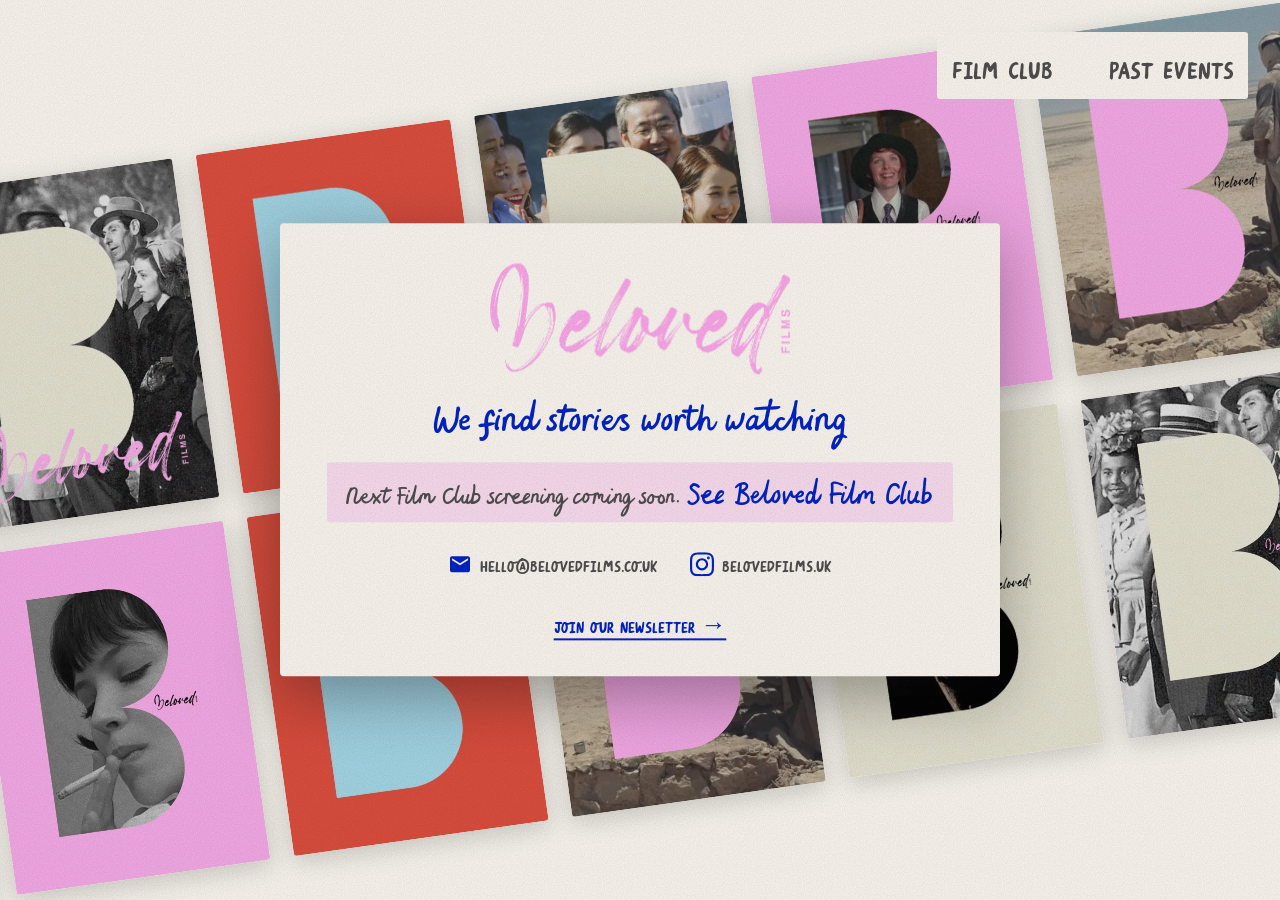
<file: index.html>
<!DOCTYPE html>
<html lang="en">
<head>
    <meta charset="UTF-8">
    <meta name="viewport" content="width=device-width, initial-scale=1.0">
    <title>Beloved Films | Independent Film Distribution &amp; Film Club London</title>
    <meta name="description" content="Beloved Films brings distinctive independent cinema to London through curated film releases and community screenings. Discover upcoming events and Beloved Film Club.">
    <meta name="author" content="Beloved Films">
    <link rel="canonical" href="https://www.belovedfilms.co.uk/">
    <meta property="og:type" content="website">
    <meta property="og:site_name" content="Beloved Films">
    <meta property="og:title" content="Beloved Films | Independent Film Distribution &amp; Film Club London">
    <meta property="og:description" content="Beloved Films brings distinctive independent cinema to London through curated film releases and community screenings. Discover upcoming events and Beloved Film Club.">
    <meta property="og:url" content="https://www.belovedfilms.co.uk/">
    <meta property="og:image" content="https://www.belovedfilms.co.uk/assets/images/share.jpg">
    <meta property="og:image:width" content="1200">
    <meta property="og:image:height" content="630">
    <meta property="og:image:alt" content="Beloved Films logo">
    <meta name="twitter:card" content="summary_large_image">
    <link rel="icon" href="favicon.ico" sizes="any">
    <link rel="icon" type="image/png" sizes="96x96" href="favicon-96x96.png">
    <link rel="apple-touch-icon" href="apple-touch-icon.png">
    <link rel="manifest" href="site.webmanifest">
    <link rel="preload" href="assets/fonts/script_alt-webfont.woff2" as="font" type="font/woff2" crossorigin>
    <link rel="preload" href="assets/fonts/all_caps-webfont.woff2" as="font" type="font/woff2" crossorigin>
    <link rel="stylesheet" href="assets/site.css">
    <script type="application/ld+json">
    {
        "@context": "https://schema.org",
        "@graph": [
            {
                "@type": "Organization",
                "@id": "https://www.belovedfilms.co.uk/#organization",
                "name": "Beloved Films",
                "legalName": "Beloved Films Ltd",
                "url": "https://www.belovedfilms.co.uk/",
                "logo": "https://www.belovedfilms.co.uk/web-app-manifest-512x512.png",
                "email": "hello@belovedfilms.co.uk",
                "description": "Independent film distribution company in London, bringing distinctive independent cinema to the big screen. Also runs Beloved Film Club.",
                "sameAs": ["https://www.instagram.com/belovedfilms.uk"]
            },
            {
                "@type": "WebSite",
                "@id": "https://www.belovedfilms.co.uk/#website",
                "name": "Beloved Films",
                "url": "https://www.belovedfilms.co.uk/",
                "publisher": { "@id": "https://www.belovedfilms.co.uk/#organization" }
            }
        ]
    }
    </script>
    <style>
        body {
            overflow: hidden;
            height: 100vh;
        }

        .home-nav {
            position: fixed;
            top: 2rem;
            right: 2rem;
            z-index: 10;
            display: flex;
            gap: 3.5rem;
            background-color: #FCF8F1;
            padding: 0.2rem 0.9rem 0;
            border-radius: 3px;
        }

        .nav-link {
            font-size: 2.5rem;
            color: #4f4e4e;
            text-decoration: none;
            font-family: 'Font All Caps', 'Georgia', serif;
        }

        .nav-link:hover {
            text-decoration: underline;
        }

        /* Centre card carrying the message */
        .container {
            position: fixed;
            top: 50%;
            left: 50%;
            transform: translate(-50%, -50%);
            width: min(92vw, 720px);
            max-height: 94vh;
            overflow-y: auto;
            padding: 2.5rem 2rem 2.25rem;
            text-align: center;
            background-color: #FCF8F1;
            border-radius: 4px;
            box-shadow: 0 20px 60px rgba(13, 12, 12, 0.35);
            z-index: 5;
            animation: rise 1.2s ease-out 0.2s both;
        }

        @keyframes rise {
            from { opacity: 0; transform: translate(-50%, calc(-50% + 24px)); }
        }

        .bottom-section {
            display: flex;
            flex-direction: column;
            align-items: center;
            gap: 1.25rem;
        }

        .brand-logo {
            display: block;
            width: 300px;
            max-width: 100%;
            height: auto;
        }

        .tagline {
            font-size: 2.5rem;
            color: #0223C6;
            font-weight: normal;
            line-height: 1.2;
            font-family: 'Font Script Alt', sans-serif;
        }

        .next-screening {
            font-size: 1.6rem;
            line-height: 1.3;
            padding: 0.7rem 1.2rem 0.5rem;
            border-radius: 3px;
            background-color: rgba(246, 168, 234, 0.35);
        }
        .next-screening .next-label {
            display: block;
            font-family: 'Font All Caps', 'Georgia', serif;
            font-size: 1.2rem;
            letter-spacing: 0.08em;
            color: #4f4e4e;
        }
        .next-screening a {
            color: #0223C6;
            font-family: 'Font Script Alt', sans-serif;
            font-size: 2rem;
            text-decoration: none;
        }
        .next-screening a:hover { text-decoration: underline; }
        .contact-items {
            display: flex;
            justify-content: center;
            gap: 2rem;
        }

        .contact-item {
            display: flex;
            align-items: center;
            gap: 0.5rem;
        }

        .contact-icon {
            width: 24px;
            height: 24px;
            fill: #0223C6;
            flex-shrink: 0;
        }

        .contact-link {
            font-size: 1.6rem;
            color: #4f4e4e;
            text-decoration: none;
            font-family: 'Font All Caps', 'Georgia', serif;
            padding-top: 3px;
        }

        .contact-link:hover {
            text-decoration: underline;
        }

        /* Newsletter: a quiet link under the contact row that opens the sign-up form */
        .newsletter-link {
            appearance: none;
            background: none;
            border: 0;
            padding: 0.25rem 0 0;
            font-family: 'Font All Caps', 'Georgia', serif;
            font-size: 1.6rem;
            color: #0223C6;
            cursor: pointer;
            text-decoration: underline;
            text-underline-offset: 0.2em;
        }

        .newsletter-link:hover {
            text-decoration: none;
        }

        .newsletter-dialog {
            /* Same footprint as the card on the page */
            width: min(92vw, 720px);
            min-height: 376px;
            margin: auto;
            padding: 2.5rem 2rem 2.25rem 7rem;
            border: 0;
            border-radius: 4px;
            background-color: #FCF8F1;
            box-shadow: 0 20px 60px rgba(13, 12, 12, 0.35);
            overflow: visible;
        }

        .newsletter-dialog[open] {
            display: flex;
            flex-direction: column;
            justify-content: center;
        }

        .newsletter-dialog::before {
            content: "";
            position: absolute;
            top: -12%;
            bottom: -12%;
            width: 70px;
            background: url('/assets/images/filmstrip.webp') center / 100% 100% no-repeat;
            pointer-events: none;
        }

        .newsletter-dialog::before { left: 1.25rem; z-index: 1; }

        .newsletter-dialog { overflow: hidden; }

        @media (max-width: 720px) {
            /* Whole strip, scaled to the dialog's height at its natural proportions */
            .newsletter-dialog::before {
                width: auto;
                aspect-ratio: 4956 / 26268;
                left: 0.4rem;
                top: 0;
                bottom: 0;
                background-size: 100% 100%;
            }
            .newsletter-dialog { padding-left: 6.5rem; padding-right: 1.25rem; }
        }

        @media (max-width: 480px) {
            .newsletter-dialog::before {
                left: 0;
                right: 0;
                top: 0.75rem;
                bottom: auto;
                width: auto;
                height: auto;
                aspect-ratio: 26268 / 4956;
                background-image: url('/assets/images/filmstrip-h.webp');
            }
            .newsletter-dialog {
                /* dialog is 92vw wide, so the strip is about 17.4vw tall */
                padding: calc(17.4vw + 3.5rem) 1.25rem 1.5rem;
            }
            .newsletter-close { top: calc(17.4vw + 1.15rem); right: 0.5rem; }
        }

        .newsletter-dialog::backdrop {
            background: rgba(13, 12, 12, 0.55);
        }

        .newsletter-close {
            position: absolute;
            top: 0.6rem;
            right: 0.8rem;
            appearance: none;
            background: none;
            border: 0;
            padding: 0.25rem 0.5rem;
            font-size: 2.2rem;
            line-height: 1;
            color: #4f4e4e;
            cursor: pointer;
        }

        .newsletter-close:hover {
            color: #0223C6;
        }

        /* Splash screen */
        .splash-screen {
            position: fixed;
            inset: 0;
            background-color: #0d0c0c;
            display: flex;
            justify-content: center;
            align-items: center;
            z-index: 9999;
            opacity: 1;
            transition: opacity 0.5s ease-out;
        }

        .splash-screen.fade-out {
            opacity: 0;
            pointer-events: none;
        }

        .splash-video {
            max-width: 90%;
            max-height: 90%;
            clip-path: inset(0 0 0.3% 0);
        }

        /* Poster wall: two tilted rows of stills drifting in opposite directions */
        .wall {
            position: fixed;
            inset: -25%;
            display: flex;
            flex-direction: column;
            justify-content: center;
            gap: 1.5rem;
            transform: rotate(-8deg);
            z-index: 1;
        }

        .wall-row {
            display: flex;
            gap: 1.5rem;
            width: max-content;
            padding-right: 1.5rem;
            animation: drift 120s linear infinite;
        }

        .wall-row.reverse {
            animation-direction: reverse;
            animation-duration: 150s;
        }

        .wall:hover .wall-row {
            animation-play-state: paused;
        }

        .still {
            height: 38vh;
            aspect-ratio: 3 / 4;
            object-fit: cover;
            border-radius: 3px;
            box-shadow: 0 6px 24px rgba(13, 12, 12, 0.18);
            filter: saturate(0.9);
            cursor: none;
            transition: transform 0.5s ease, filter 0.5s ease;
        }

        .still:hover {
            transform: scale(1.06) rotate(1.5deg);
            filter: saturate(1.1);
        }

        @media (max-width: 768px) {
            .home-nav {
                top: 1rem;
                right: 1rem;
                padding: 0.1rem 0.6rem 0;
                gap: 2rem;
            }

            .container { padding: 1.5rem 1.25rem; }
            .bottom-section { gap: 1rem; }
            .brand-logo { width: 190px; }

            .contact-items {
                gap: 1rem;
                flex-direction: column;
                align-items: center;
            }

            .contact-link { font-size: 1.3rem; }
            .newsletter-link { font-size: 1.3rem; }
            .newsletter-dialog { min-height: 0; max-width: none; }

            .still { height: 36vh; }
            .wall { gap: 26vh; }
            .wall-row { gap: 1rem; padding-right: 1rem; }
        }

        @media (max-width: 480px) {
            .nav-link { font-size: 1.5rem; }
            .tagline { font-size: 2rem; }
            .next-screening { font-size: 1.4rem; padding: 0.5rem 0.9rem 0.3rem; }
            .next-screening a { font-size: 1.7rem; }

            .contact-link {
                font-size: 1.3rem;
                padding-top: 0;
            }
        }

        @media (prefers-reduced-motion: reduce) {
            .wall-row { animation: none; }
            .container { animation: none; }
        }
    </style>
</head>
<body>
    <div class="splash-screen" id="splashScreen">
        <video class="splash-video" muted playsinline preload="none" aria-hidden="true"></video>
    </div>
    <script>
        // Show the intro at most once every 7 days, and never to visitors who prefer reduced motion;
        // add ?intro to the URL to force it
        (function() {
            const KEY = 'belovedIntroShown';
            const WEEK = 7 * 24 * 60 * 60 * 1000;
            const splash = document.getElementById('splashScreen');
            const video = splash.querySelector('video');
            const forced = location.search.includes('intro');
            let show = forced || !matchMedia('(prefers-reduced-motion: reduce)').matches;
            try {
                const last = Number(localStorage.getItem(KEY));
                if (!forced && last && Date.now() - last < WEEK) show = false;
                if (show) localStorage.setItem(KEY, Date.now());
            } catch (e) {}

            if (!show) {
                splash.remove();
                return;
            }

            function hide() {
                if (splash.classList.contains('fade-out')) return;
                splash.classList.add('fade-out');
                setTimeout(function() { splash.remove(); }, 500);
            }

            video.addEventListener('ended', hide);
            video.addEventListener('error', hide);
            // Never hold visitors longer than this, e.g. on a slow connection
            setTimeout(hide, 10000);

            video.muted = true;
            video.src = 'assets/images/intro.mp4';
            // Autoplay can be refused (e.g. iPhone Low Power Mode); skip the intro then
            video.play().catch(hide);
        })();
    </script>

    <div class="wall" id="wall" aria-hidden="true">
        <div class="wall-row" data-stills="13 16 15 12 18 14 11 17 08"></div>
        <div class="wall-row reverse" data-stills="21 22 24 23 19 25 27 26 20"></div>
    </div>

    <nav class="home-nav">
        <a href="/film-club/" class="nav-link">Film Club</a>
        <a href="/past-events/" class="nav-link">Past Events</a>
    </nav>

    <main class="container">
        <div class="bottom-section">
            <h1 class="brand-heading"><img src="assets/images/pink_logotype.png" alt="Beloved Films" class="brand-logo"><span class="sr-only"> - independent film distribution and film club in London</span></h1>
            <p class="tagline">We find stories worth watching</p>
            <p class="sr-only">Beloved Films is bringing distinctive independent cinema to the big screen through curated releases and special screenings, and runs <a href="/film-club/">Beloved Film Club</a>, a regular film night in Hackney.</p>
            <!-- events:home-next:start (generated by scripts/build.mjs; edit data/events.json) -->
<p class="next-screening">Next Film Club screening coming soon. <a href="/film-club/">See Beloved Film Club</a></p>
            <!-- events:home-next:end -->
            <div class="contact-items">
                <div class="contact-item">
                    <svg class="contact-icon" viewBox="0 0 24 24" aria-hidden="true" focusable="false">
                        <path d="M20 4H4c-1.1 0-1.99.9-1.99 2L2 18c0 1.1.9 2 2 2h16c1.1 0 2-.9 2-2V6c0-1.1-.9-2-2-2zm0 4l-8 5-8-5V6l8 5 8-5v2z"/>
                    </svg>
                    <a href="mailto:hello@belovedfilms.co.uk" class="contact-link" aria-label="Email us at hello@belovedfilms.co.uk">hello@belovedfilms.co.uk</a>
                </div>

                <div class="contact-item">
                    <svg class="contact-icon" viewBox="0 0 24 24" aria-hidden="true" focusable="false">
                        <path d="M12 2.163c3.204 0 3.584.012 4.85.07 3.252.148 4.771 1.691 4.919 4.919.058 1.265.069 1.645.069 4.849 0 3.205-.012 3.584-.069 4.849-.149 3.225-1.664 4.771-4.919 4.919-1.266.058-1.644.07-4.85.07-3.204 0-3.584-.012-4.849-.07-3.26-.149-4.771-1.699-4.919-4.92-.058-1.265-.07-1.644-.07-4.849 0-3.204.013-3.583.07-4.849.149-3.227 1.664-4.771 4.919-4.919 1.266-.057 1.645-.069 4.849-.069zm0-2.163c-3.259 0-3.667.014-4.947.072-4.358.2-6.78 2.618-6.98 6.98-.059 1.281-.073 1.689-.073 4.948 0 3.259.014 3.668.072 4.948.2 4.358 2.618 6.78 6.98 6.98 1.281.058 1.689.072 4.948.072 3.259 0 3.668-.014 4.948-.072 4.354-.2 6.782-2.618 6.979-6.98.059-1.28.073-1.689.073-4.948 0-3.259-.014-3.667-.072-4.947-.196-4.354-2.617-6.78-6.979-6.98-1.281-.059-1.69-.073-4.949-.073zm0 5.838c-3.403 0-6.162 2.759-6.162 6.162s2.759 6.163 6.162 6.163 6.162-2.759 6.162-6.163c0-3.403-2.759-6.162-6.162-6.162zm0 10.162c-2.209 0-4-1.79-4-4 0-2.209 1.791-4 4-4s4 1.791 4 4c0 2.21-1.791 4-4 4zm6.406-11.845c-.796 0-1.441.645-1.441 1.44s.645 1.44 1.441 1.44c.795 0 1.439-.645 1.439-1.44s-.644-1.44-1.439-1.44z"/>
                    </svg>
                    <a href="https://www.instagram.com/belovedfilms.uk" class="contact-link" target="_blank" rel="noopener noreferrer" aria-label="Follow us on Instagram">belovedfilms.uk</a>
                </div>
            </div>
            <button type="button" class="newsletter-link" id="newsletterOpen" aria-haspopup="dialog">Join our newsletter &rarr;</button>
        </div>
    </main>

    <dialog class="newsletter-dialog" id="newsletterDialog" aria-label="Sign up to the newsletter">
        <button type="button" class="newsletter-close" id="newsletterClose" aria-label="Close">&times;</button>
        <div id="newsletter"></div>
    </dialog>

    <div class="grain" aria-hidden="true"></div>

    <script>
        // The sign-up form (and Brevo's scripts) load only when someone asks for it
        (function() {
            const dialog = document.getElementById('newsletterDialog');
            const opener = document.getElementById('newsletterOpen');
            let loaded = false;

            function load() {
                if (loaded) return;
                loaded = true;
                ['https://sibforms.com/forms/end-form/build/sib-styles.css', 'assets/newsletter.css'].forEach(function(href) {
                    const link = document.createElement('link');
                    link.rel = 'stylesheet';
                    link.href = href;
                    document.head.appendChild(link);
                });
                const script = document.createElement('script');
                script.src = 'assets/newsletter.js';
                script.onload = focusEmail;
                document.body.appendChild(script);
            }

            // Put the cursor in the email field rather than on the close button
            function focusEmail() {
                const email = document.getElementById('EMAIL');
                if (dialog.open && email) email.focus();
            }

            opener.addEventListener('mouseenter', load, { once: true });
            opener.addEventListener('focus', load, { once: true });
            opener.addEventListener('click', function() {
                load();
                dialog.showModal();
                focusEmail();
            });
            document.getElementById('newsletterClose').addEventListener('click', function() { dialog.close(); });
            // Click on the backdrop closes it
            dialog.addEventListener('click', function(e) { if (e.target === dialog) dialog.close(); });
        })();
    </script>

    <script>
        // Build the poster wall; each row's set is doubled so the drift loops seamlessly
        document.querySelectorAll('.wall-row').forEach(function(row) {
            const ids = row.dataset.stills.split(' ');
            for (let pass = 0; pass < 2; pass++) {
                ids.forEach(function(id) {
                    const img = document.createElement('img');
                    img.src = 'assets/images/web/still-' + id + '.webp';
                    img.alt = '';
                    img.className = 'still';
                    img.decoding = 'async';
                    row.appendChild(img);
                });
            }
        });
    </script>
</body>
</html>
</file>
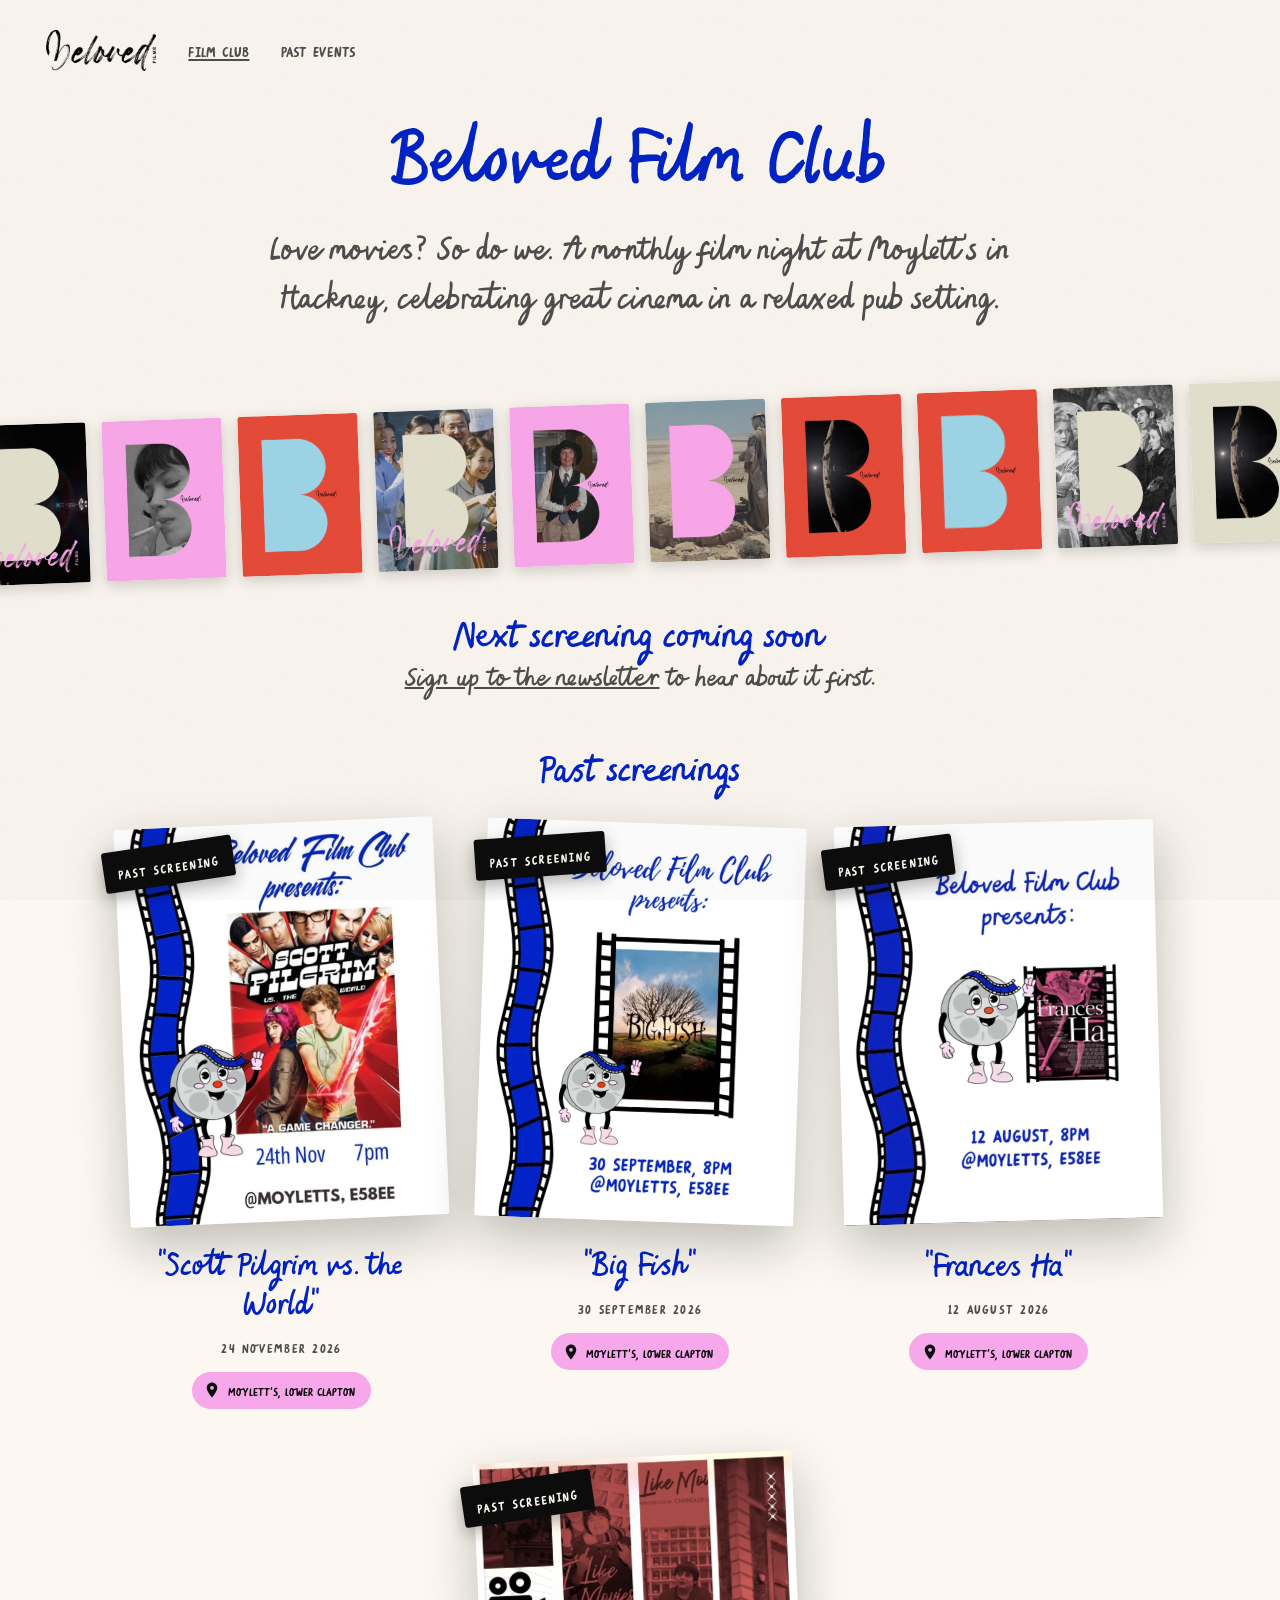
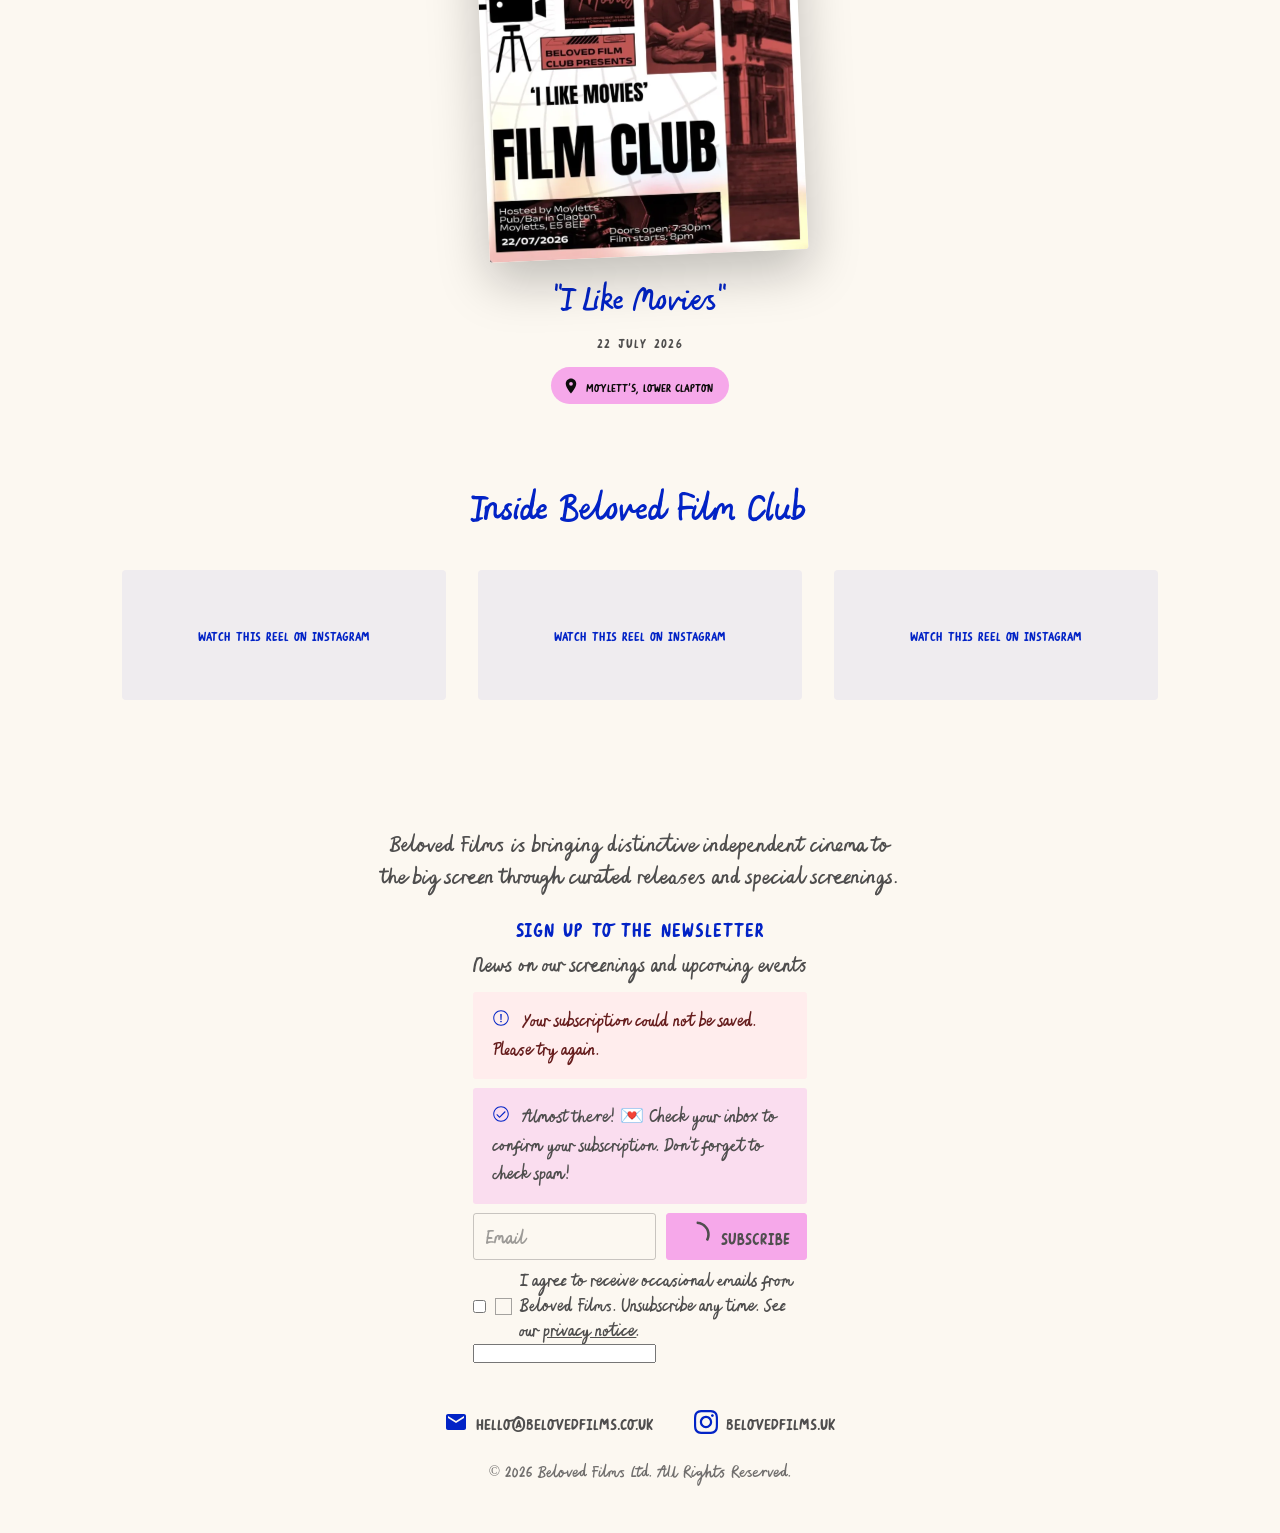
<file: film-club/index.html>
<!DOCTYPE html>
<html lang="en">

<head>
    <meta charset="UTF-8">
    <meta name="viewport" content="width=device-width, initial-scale=1.0">
    <title>Beloved Film Club | Film Screenings in Hackney, London</title>
    <meta name="description" content="Join Beloved Film Club for independent films, cult classics and community cinema nights in Hackney, London. Explore upcoming screenings and book tickets.">
    <meta name="author" content="Beloved Films">
    <link rel="canonical" href="https://www.belovedfilms.co.uk/film-club/">
    <meta property="og:type" content="website">
    <meta property="og:site_name" content="Beloved Films">
    <meta property="og:title" content="Beloved Film Club | Film Screenings in Hackney, London">
    <meta property="og:description" content="Join Beloved Film Club for independent films, cult classics and community cinema nights in Hackney, London. Explore upcoming screenings and book tickets.">
    <meta property="og:url" content="https://www.belovedfilms.co.uk/film-club/">
    <meta property="og:image" content="https://www.belovedfilms.co.uk/assets/images/share.jpg">
    <meta property="og:image:width" content="1200">
    <meta property="og:image:height" content="630">
    <meta property="og:image:alt" content="Beloved Films logo">
    <meta name="twitter:card" content="summary_large_image">
    <link rel="icon" href="../favicon.ico" sizes="any">
    <link rel="icon" type="image/png" sizes="96x96" href="../favicon-96x96.png">
    <link rel="apple-touch-icon" href="../apple-touch-icon.png">
    <link rel="manifest" href="../site.webmanifest">
    <link rel="preload" href="../assets/fonts/script_alt-webfont.woff2" as="font" type="font/woff2" crossorigin>
    <link rel="preload" href="../assets/fonts/all_caps-webfont.woff2" as="font" type="font/woff2" crossorigin>
    <link rel="stylesheet" href="../assets/site.css">
    <link rel="stylesheet" href="../assets/screenings.css">
    <link rel="stylesheet" href="https://sibforms.com/forms/end-form/build/sib-styles.css">
    <link rel="stylesheet" href="../assets/newsletter.css">
    <style>
        .hero-intro {
            max-width: 855px;
            margin: 1.5rem auto 0;
            font-size: 2.2rem;
            line-height: 1.4;
        }

        @media (max-width: 900px) {
            .hero-intro { font-size: 1.7rem; }
        }

        /* Reels */
        .reels {
            max-width: 1100px;
            margin: 0 auto;
            padding: 1rem 2rem 5rem;
            text-align: center;
        }

        .reels-title {
            font-family: 'Font Script Alt', sans-serif;
            font-weight: normal;
            font-size: 2.5rem;
            line-height: 1.15;
            max-width: 760px;
            margin: 0 auto 2.5rem;
            color: #0223C6;
        }

        .reels-grid {
            display: grid;
            grid-template-columns: repeat(3, minmax(0, 1fr));
            gap: 2rem;
            align-items: start;
        }

        .reel .instagram-media {
            min-width: 0 !important;
            max-width: 100% !important;
            width: 100% !important;
            margin: 0 !important;
        }

        .reel blockquote {
            border: 0;
            padding: 3rem 1rem;
            background-color: rgba(2, 35, 198, 0.05);
            border-radius: 4px;
        }

        .reel blockquote a {
            font-family: 'Font All Caps', 'Georgia', serif;
            font-size: 1.3rem;
            color: #0223C6;
            text-decoration: none;
        }

        @media (max-width: 900px) {
            .reels {
                padding: 1rem 1.5rem 4rem;
            }

            .reels-title {
                font-size: 2rem;
            }

            .reels-grid {
                grid-template-columns: minmax(0, 1fr);
                max-width: 420px;
                margin: 0 auto;
            }
        }

        .grain {
            opacity: 0.04;
        }
    </style>
</head>

<body>
    <svg style="display: none" aria-hidden="true">
        <symbol id="pin" viewBox="0 0 24 24"><path d="M12 2C8.13 2 5 5.13 5 9c0 5.25 7 13 7 13s7-7.75 7-13c0-3.87-3.13-7-7-7zm0 9.5a2.5 2.5 0 0 1 0-5 2.5 2.5 0 0 1 0 5z"/></symbol>
    </svg>

    <nav class="top-navigation">
        <div class="nav-links">
            <a href="/"><img class="logo" src="../assets/images/black-logotype.png" alt="Beloved Films home"></a>
            <a href="/film-club/" aria-current="page">Film Club</a>
            <a href="/past-events/">Past Events</a>
        </div>
    </nav>

    <header class="hero">
        <h1 class="main-heading">Beloved Film Club</h1>
        <p class="hero-intro">Love movies? So do we. A monthly film night at Moylett's in Hackney, celebrating great cinema in a relaxed pub setting.</p>
    </header>

    <div class="ribbon" aria-hidden="true">
        <div class="ribbon-track" id="ribbonTrack"></div>
    </div>

    <main>
    <!-- events:upcoming:start (generated by scripts/build.mjs; edit data/events.json) -->
    <p class="screenings-notice" id="screeningsNotice">
        <strong>Next screening coming soon</strong>
        <a href="#newsletter">Sign up to the newsletter</a> to hear about it first.
    </p>
    <!-- events:upcoming:end -->

    <!-- events:past:start (generated by scripts/build.mjs; edit data/events.json) -->
    <section id="pastSection" aria-labelledby="pastHeading">
    <h2 class="screenings-heading" id="pastHeading">Past screenings</h2>
    <div class="screenings">
        <article class="screening">
            <a class="screening-poster" href="/film-club/scott-pilgrim-vs-the-world/" aria-label="Past screening: Scott Pilgrim vs. the World, 24 November 2026"><img src="/assets/images/film-club/scott.webp" alt="Beloved Film Club presents Scott Pilgrim vs. the World - 24 November" loading="lazy"><span class="poster-stamp">Past screening</span><span class="poster-cta">Event details</span></a>
            <h3 class="screening-title"><a href="/film-club/scott-pilgrim-vs-the-world/">"Scott Pilgrim vs. the World"</a></h3>
            <p class="screening-date"><time datetime="2026-11-24">24 November 2026</time></p>
            <span class="venue"><svg aria-hidden="true" focusable="false"><use href="#pin"/></svg> Moylett's, Lower Clapton</span>
        </article>

        <article class="screening">
            <div class="screening-poster"><img src="/assets/images/film-club/big-fish.webp" alt="Beloved Film Club presents Big Fish - 30 September" loading="lazy"><span class="poster-stamp">Past screening</span></div>
            <h3 class="screening-title">"Big Fish"</h3>
            <p class="screening-date"><time datetime="2026-09-30">30 September 2026</time></p>
            <span class="venue"><svg aria-hidden="true" focusable="false"><use href="#pin"/></svg> Moylett's, Lower Clapton</span>
        </article>

        <article class="screening">
            <div class="screening-poster"><img src="/assets/images/film-club/frances-ha.webp" alt="Beloved Film Club presents Frances Ha - 12 August" loading="lazy"><span class="poster-stamp">Past screening</span></div>
            <h3 class="screening-title">"Frances Ha"</h3>
            <p class="screening-date"><time datetime="2026-08-12">12 August 2026</time></p>
            <span class="venue"><svg aria-hidden="true" focusable="false"><use href="#pin"/></svg> Moylett's, Lower Clapton</span>
        </article>

        <article class="screening">
            <div class="screening-poster"><img src="/assets/images/film-club/i-like-movies.webp" alt="Beloved Film Club presents I Like Movies - 22 July" loading="lazy"><span class="poster-stamp">Past screening</span></div>
            <h3 class="screening-title">"I Like Movies"</h3>
            <p class="screening-date"><time datetime="2026-07-22">22 July 2026</time></p>
            <span class="venue"><svg aria-hidden="true" focusable="false"><use href="#pin"/></svg> Moylett's, Lower Clapton</span>
        </article>
    </div>
    </section>
    <!-- events:past:end -->
    </main>

    <section class="reels">
        <h2 class="reels-title">Inside Beloved Film Club</h2>
        <div class="reels-grid" id="reels">
            <div class="reel">
                <blockquote class="instagram-media" data-instgrm-permalink="https://www.instagram.com/reel/DbLvSd8s5Yq/" data-instgrm-version="14">
                    <a href="https://www.instagram.com/reel/DbLvSd8s5Yq/" target="_blank" rel="noopener noreferrer">Watch this reel on Instagram</a>
                </blockquote>
            </div>

            <div class="reel">
                <blockquote class="instagram-media" data-instgrm-permalink="https://www.instagram.com/reel/DeIAx3rM87W/" data-instgrm-version="14">
                    <a href="https://www.instagram.com/reel/DeIAx3rM87W/" target="_blank" rel="noopener noreferrer">Watch this reel on Instagram</a>
                </blockquote>
            </div>

            <div class="reel">
                <blockquote class="instagram-media" data-instgrm-permalink="https://www.instagram.com/reel/Db-Qj2MMXFy/" data-instgrm-version="14">
                    <a href="https://www.instagram.com/reel/Db-Qj2MMXFy/" target="_blank" rel="noopener noreferrer">Watch this reel on Instagram</a>
                </blockquote>
            </div>
        </div>
    </section>

    <footer class="footer">
        <p class="footer-about">Beloved Films is bringing distinctive independent cinema to the big screen through curated releases and special screenings.</p>
        <div id="newsletter"></div>
        <div class="footer-social" id="footerSocial"></div>
        <p class="copyright"><span class="copyright-mark">©</span> <span class="year">2026</span> Beloved Films Ltd. All Rights Reserved.</p>
    </footer>

    <div class="grain" aria-hidden="true"></div>

    <script src="../assets/newsletter.js"></script>
    <script src="../assets/site.js"></script>

    <script>
        // Load Instagram's embed script only when the reels come into view
        const reels = document.getElementById('reels');
        const reelsObserver = new IntersectionObserver(function (entries) {
            if (entries[0].isIntersecting) {
                reelsObserver.disconnect();
                const script = document.createElement('script');
                script.src = 'https://www.instagram.com/embed.js';
                script.async = true;
                document.body.appendChild(script);
            }
        }, { rootMargin: '400px' });
        reelsObserver.observe(reels);
    </script>
</body>

</html>
</file>
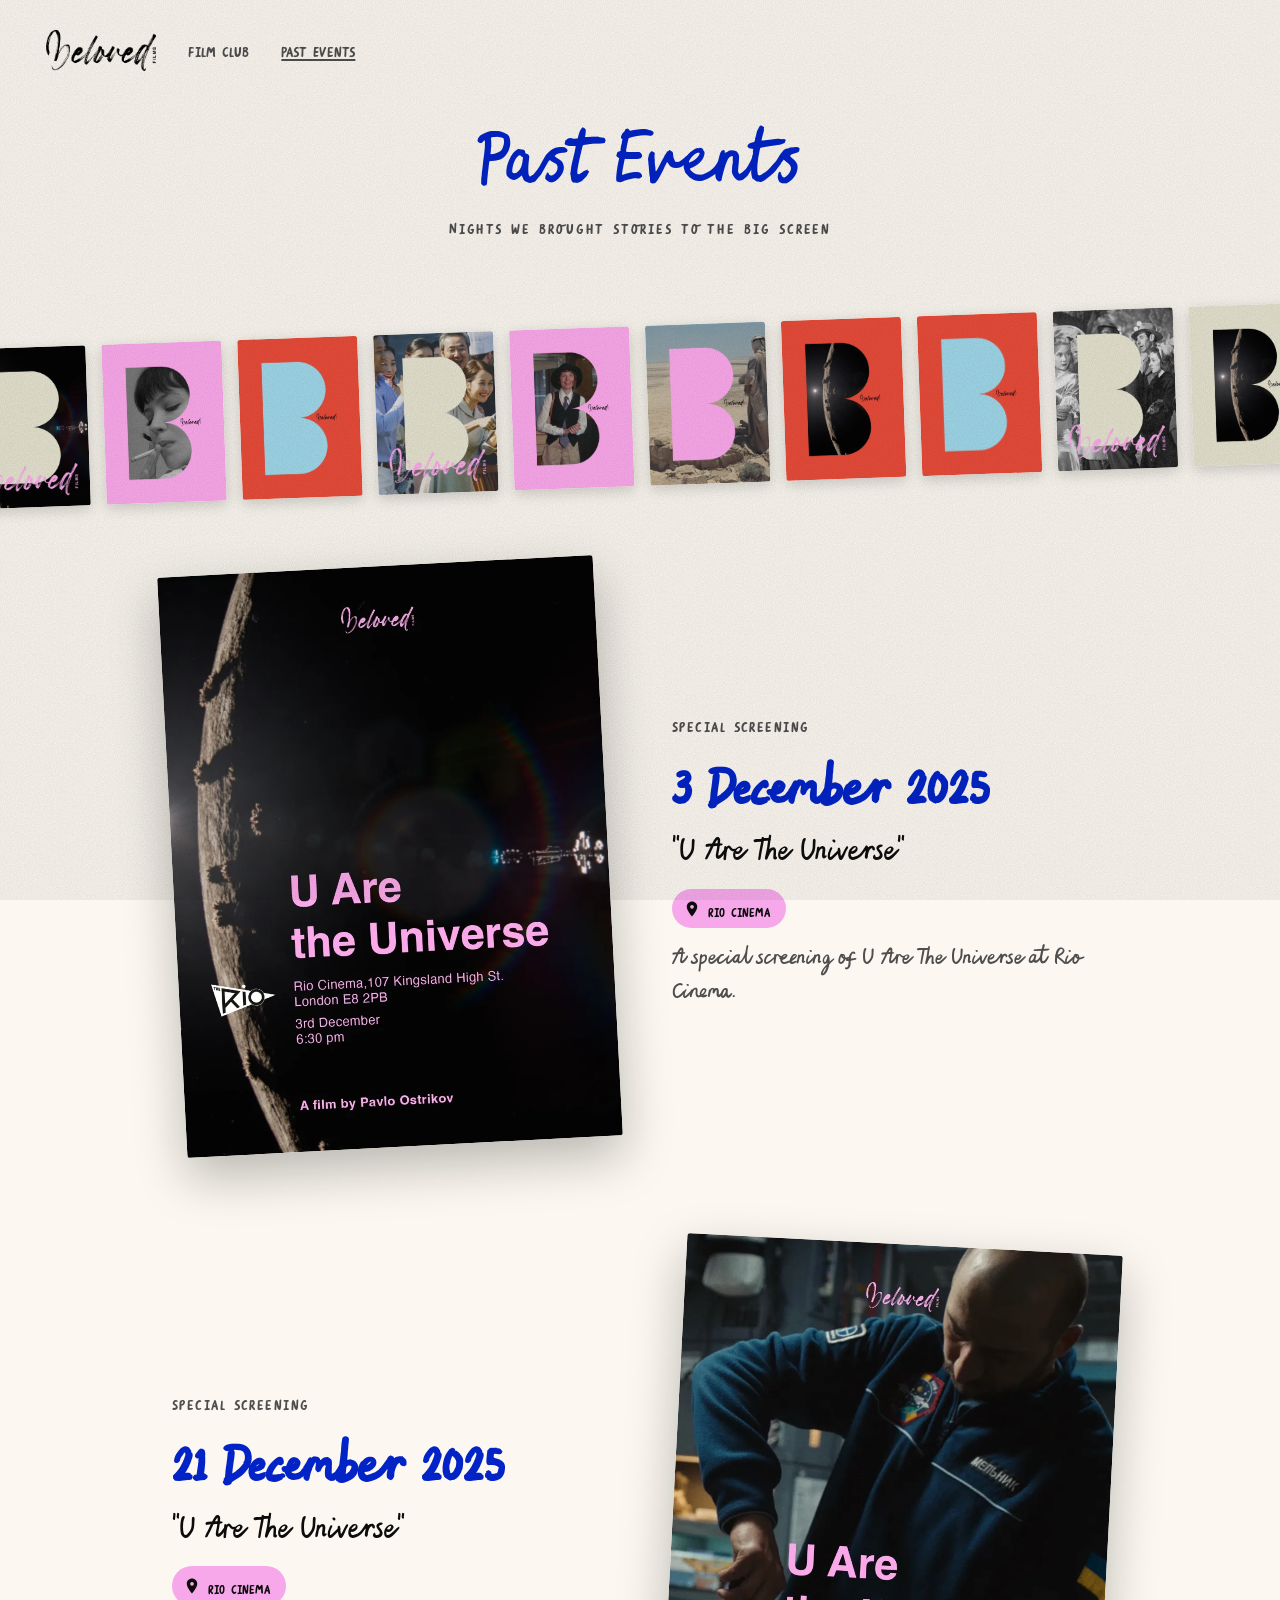
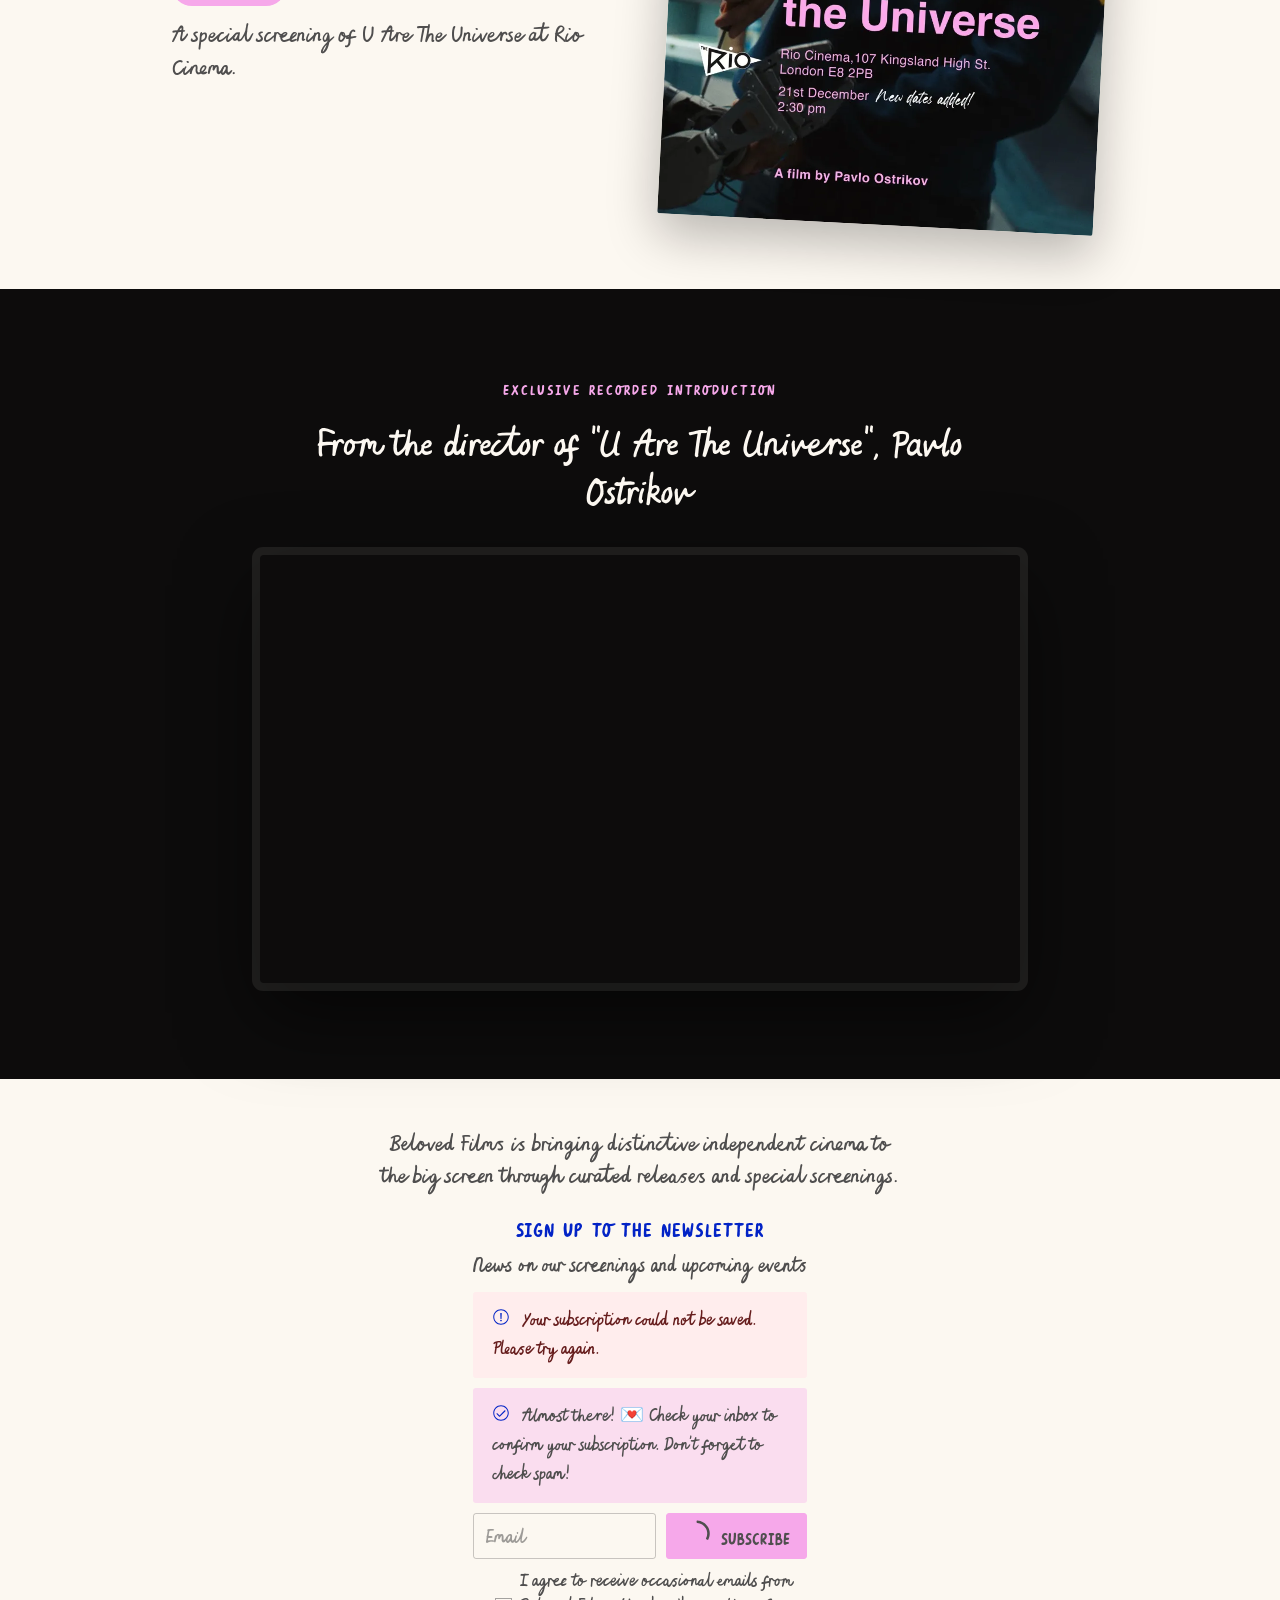
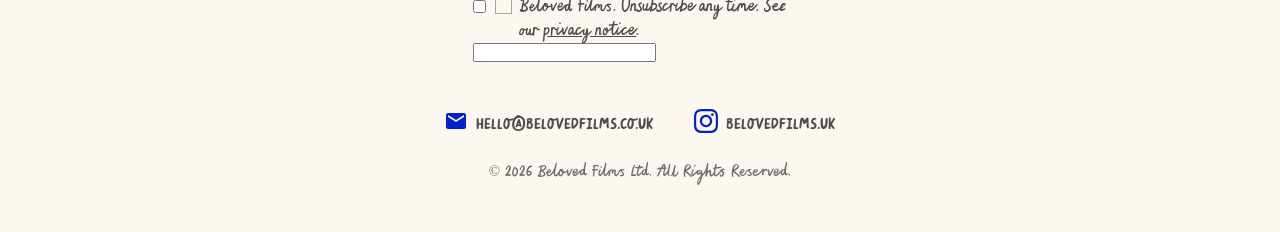
<file: past-events/index.html>
<!DOCTYPE html>
<html lang="en">

<head>
    <meta charset="UTF-8">
    <meta name="viewport" content="width=device-width, initial-scale=1.0">
    <title>Past Events | Beloved Films Screenings in London</title>
    <meta name="description" content="Past screenings from Beloved Films in London, including U Are The Universe at Rio Cinema with a recorded introduction from director Pavlo Ostrikov.">
    <meta name="author" content="Beloved Films">
    <link rel="canonical" href="https://www.belovedfilms.co.uk/past-events/">
    <meta property="og:type" content="website">
    <meta property="og:site_name" content="Beloved Films">
    <meta property="og:title" content="Past Events | Beloved Films Screenings in London">
    <meta property="og:description" content="Nights we brought stories to the big screen: special screenings in London.">
    <meta property="og:url" content="https://www.belovedfilms.co.uk/past-events/">
    <meta property="og:image" content="https://www.belovedfilms.co.uk/assets/images/share.jpg">
    <meta property="og:image:width" content="1200">
    <meta property="og:image:height" content="630">
    <meta property="og:image:alt" content="Beloved Films logo">
    <meta name="twitter:card" content="summary_large_image">
    <link rel="icon" href="../favicon.ico" sizes="any">
    <link rel="icon" type="image/png" sizes="96x96" href="../favicon-96x96.png">
    <link rel="apple-touch-icon" href="../apple-touch-icon.png">
    <link rel="manifest" href="../site.webmanifest">
    <link rel="preload" href="../assets/fonts/script_alt-webfont.woff2" as="font" type="font/woff2" crossorigin>
    <link rel="preload" href="../assets/fonts/all_caps-webfont.woff2" as="font" type="font/woff2" crossorigin>
    <link rel="stylesheet" href="../assets/site.css">
    <link rel="stylesheet" href="https://sibforms.com/forms/end-form/build/sib-styles.css">
    <link rel="stylesheet" href="../assets/newsletter.css">
    <style>
        /* Events */
        .events {
            max-width: 1000px;
            margin: 0 auto;
            padding: 2rem 2rem 4rem;
            display: flex;
            flex-direction: column;
            gap: 6rem;
        }

        .event {
            display: grid;
            grid-template-columns: minmax(0, 1fr) minmax(0, 1fr);
            align-items: center;
            gap: 4rem;
        }

        .event:nth-child(even) .event-poster {
            order: 2;
        }

        .event-poster {
            position: relative;
            transform: rotate(-3deg);
            transition: transform 0.6s ease;
            cursor: default;
        }

        .event:nth-child(even) .event-poster {
            transform: rotate(3deg);
        }

        .event-poster:hover {
            transform: rotate(0) scale(1.02);
        }

        .event-poster img {
            display: block;
            width: 100%;
            height: auto;
            border-radius: 3px;
            box-shadow: 0 20px 50px rgba(13, 12, 12, 0.28);
        }

        .event-info {
            display: flex;
            flex-direction: column;
            gap: 0.75rem;
        }

        .event-date {
            font-family: 'Font Script Alt', sans-serif;
            font-size: 3.5rem;
            line-height: 1.1;
            color: #0223C6;
        }

        .event-label {
            font-family: 'Font All Caps', 'Georgia', serif;
            font-size: 1.5rem;
            letter-spacing: 0.06em;
            color: #4f4e4e;
        }

        .event-title {
            font-size: 2rem;
            line-height: 1.2;
            color: #0d0c0c;
        }

        .event-desc {
            font-size: 1.5rem;
            line-height: 1.4;
        }

        .event-info .venue {
            align-self: flex-start;
            margin-top: 0.5rem;
            font-size: 1.3rem;
        }

        /* Director's introduction */
        .director {
            background-color: #0d0c0c;
            color: #FCF8F1;
            padding: 5rem 2rem 6rem;
            text-align: center;
        }

        .director-eyebrow {
            font-family: 'Font All Caps', 'Georgia', serif;
            font-size: 1.5rem;
            letter-spacing: 0.08em;
            color: #f6a8ea;
        }

        .director-title {
            max-width: 760px;
            margin: 0.75rem auto 2.5rem;
            font-size: 2.5rem;
            font-weight: normal;
            line-height: 1.2;
            font-family: 'Font Script Alt', sans-serif;
        }

        .video-container {
            width: 760px;
            max-width: 100%;
            aspect-ratio: 16 / 9;
            margin: 0 auto;
            position: relative;
            overflow: hidden;
            border-radius: 4px;
            box-shadow: 0 0 0 8px rgba(252, 248, 241, 0.08), 0 30px 80px rgba(0, 0, 0, 0.6);
        }

        .video-container iframe {
            position: absolute;
            inset: 0;
            width: 100%;
            height: 100%;
            border: 0;
        }

        @media (max-width: 768px) {
            .events {
                padding: 1rem 1.5rem 3rem;
                gap: 4rem;
            }

            .event {
                grid-template-columns: minmax(0, 1fr);
                gap: 2rem;
            }

            .event:nth-child(even) .event-poster {
                order: 0;
            }

            .event-poster {
                width: min(320px, 85%);
                margin: 0 auto;
            }

            .event-date {
                font-size: 2.75rem;
            }

            .event-title {
                font-size: 1.6rem;
            }

            .director {
                padding: 4rem 1.25rem 4.5rem;
            }

            .director-title {
                font-size: 1.8rem;
            }
        }
    </style>
</head>

<body>
    <svg style="display: none" aria-hidden="true">
        <symbol id="pin" viewBox="0 0 24 24"><path d="M12 2C8.13 2 5 5.13 5 9c0 5.25 7 13 7 13s7-7.75 7-13c0-3.87-3.13-7-7-7zm0 9.5a2.5 2.5 0 0 1 0-5 2.5 2.5 0 0 1 0 5z"/></symbol>
    </svg>

    <nav class="top-navigation">
        <div class="nav-links">
            <a href="/"><img class="logo" src="../assets/images/black-logotype.png" alt="Beloved Films home"></a>
            <a href="/film-club/">Film Club</a>
            <a href="/past-events/" aria-current="page">Past Events</a>
        </div>
    </nav>

    <header class="hero">
        <h1 class="main-heading">Past Events</h1>
        <p class="hero-sub">Nights we brought stories to the big screen</p>
    </header>

    <div class="ribbon" aria-hidden="true">
        <div class="ribbon-track" id="ribbonTrack"></div>
    </div>

    <main class="events">
        <article class="event reveal">
            <div class="event-poster">
                <img src="../assets/images/web/poster-1.webp" alt="U Are The Universe poster - December 3 screening" loading="lazy">
            </div>
            <div class="event-info">
                <p class="event-label">Special screening</p>
                <h2 class="event-date">3 December 2025</h2>
                <p class="event-title">"U Are The Universe"</p>
                <span class="venue"><svg aria-hidden="true" focusable="false"><use href="#pin"/></svg> Rio Cinema</span>
                <p class="event-desc">A special screening of U Are The Universe at Rio Cinema.</p>
            </div>
        </article>

        <article class="event reveal">
            <div class="event-poster">
                <img src="../assets/images/web/poster-2.webp" alt="U Are The Universe poster - December 21 screening" loading="lazy">
            </div>
            <div class="event-info">
                <p class="event-label">Special screening</p>
                <h2 class="event-date">21 December 2025</h2>
                <p class="event-title">"U Are The Universe"</p>
                <span class="venue"><svg aria-hidden="true" focusable="false"><use href="#pin"/></svg> Rio Cinema</span>
                <p class="event-desc">A special screening of U Are The Universe at Rio Cinema.</p>
            </div>
        </article>
    </main>

    <section class="director">
        <p class="director-eyebrow">Exclusive recorded introduction</p>
        <h2 class="director-title reveal">From the director of "U Are The Universe", Pavlo Ostrikov</h2>
        <div class="video-container reveal">
            <iframe src="https://drive.google.com/file/d/1upwkhj1Op8LFVSN1YhpPUtq3v78orZ6i/preview"
                title="Recorded introduction from Pavlo Ostrikov, director of U Are The Universe" loading="lazy"
                allow="autoplay" allowfullscreen></iframe>
        </div>
    </section>

    <footer class="footer">
        <p class="footer-about">Beloved Films is bringing distinctive independent cinema to the big screen through curated releases and special screenings.</p>
        <div id="newsletter"></div>
        <div class="footer-social" id="footerSocial"></div>
        <p class="copyright"><span class="copyright-mark">©</span> <span class="year">2026</span> Beloved Films Ltd. All Rights Reserved.</p>
    </footer>

    <div class="grain" aria-hidden="true"></div>

    <script src="../assets/newsletter.js"></script>
    <script src="../assets/site.js"></script>
</body>

</html>
</file>
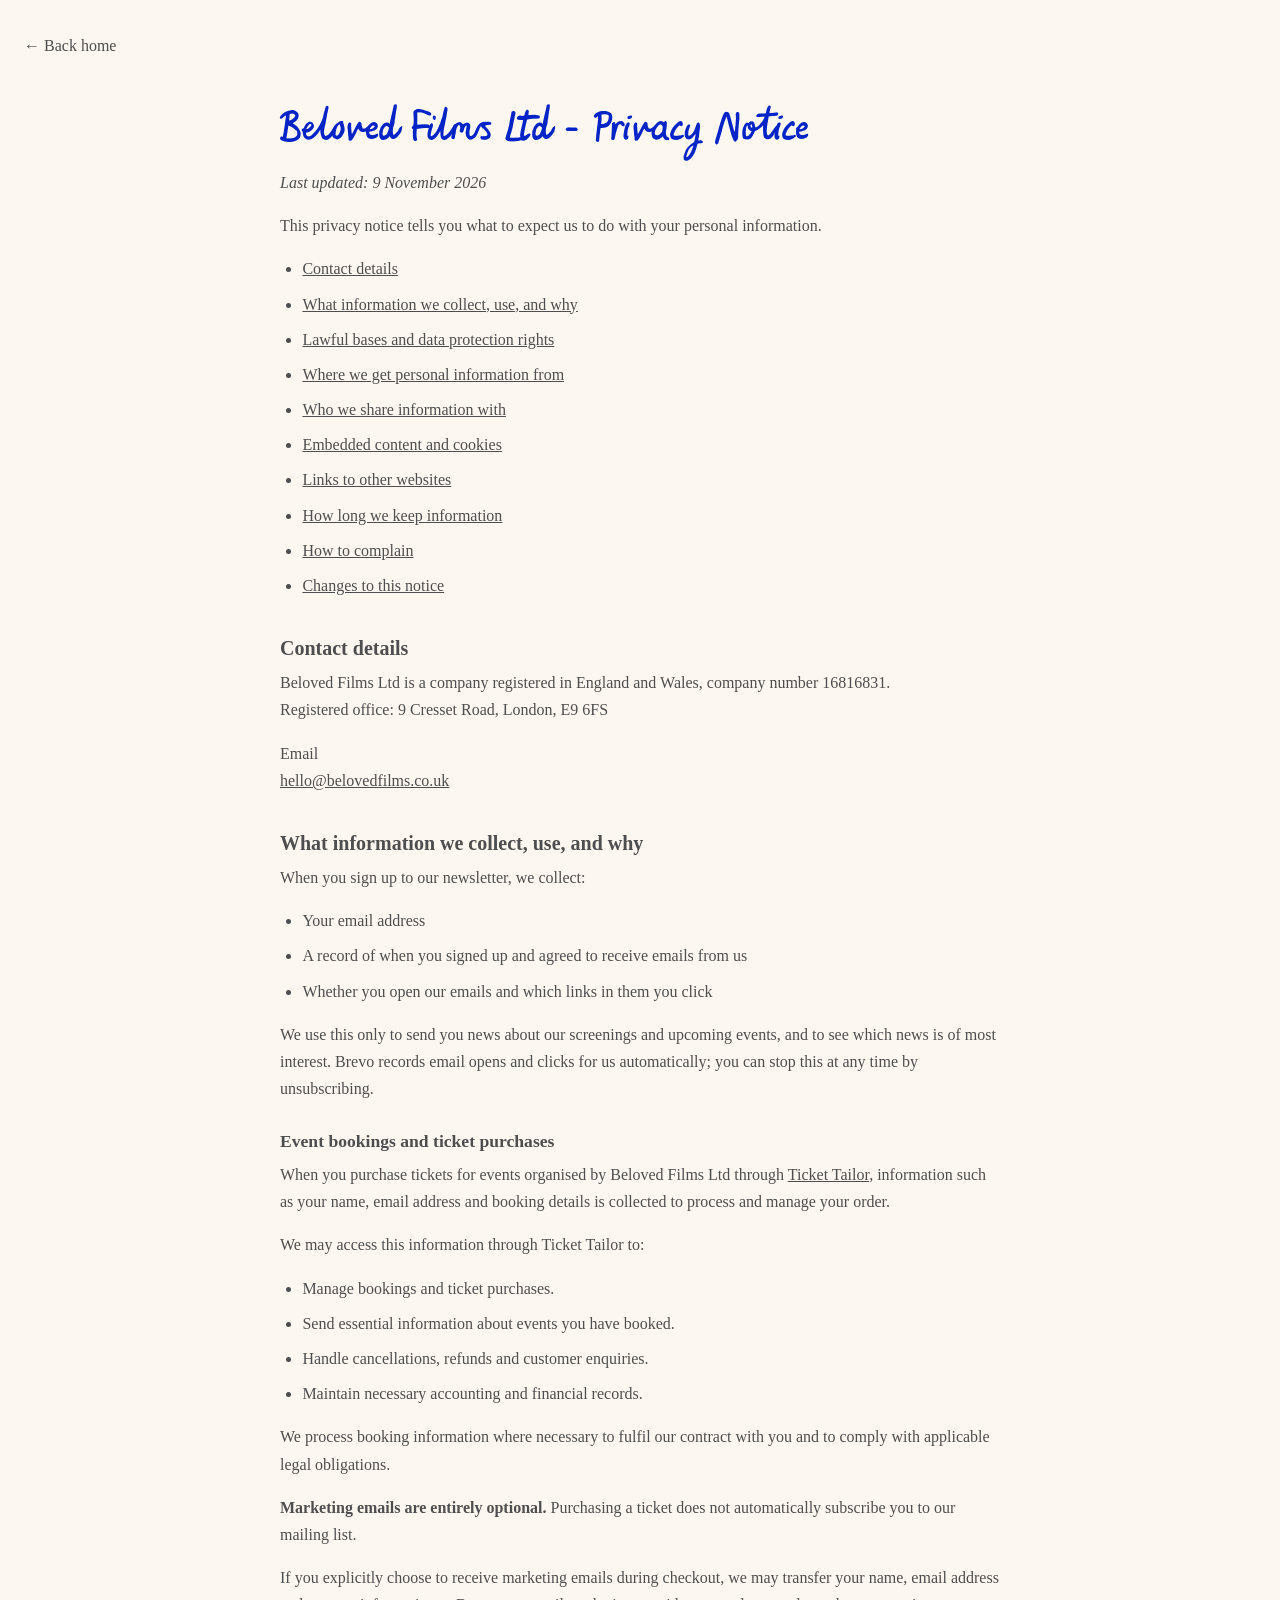
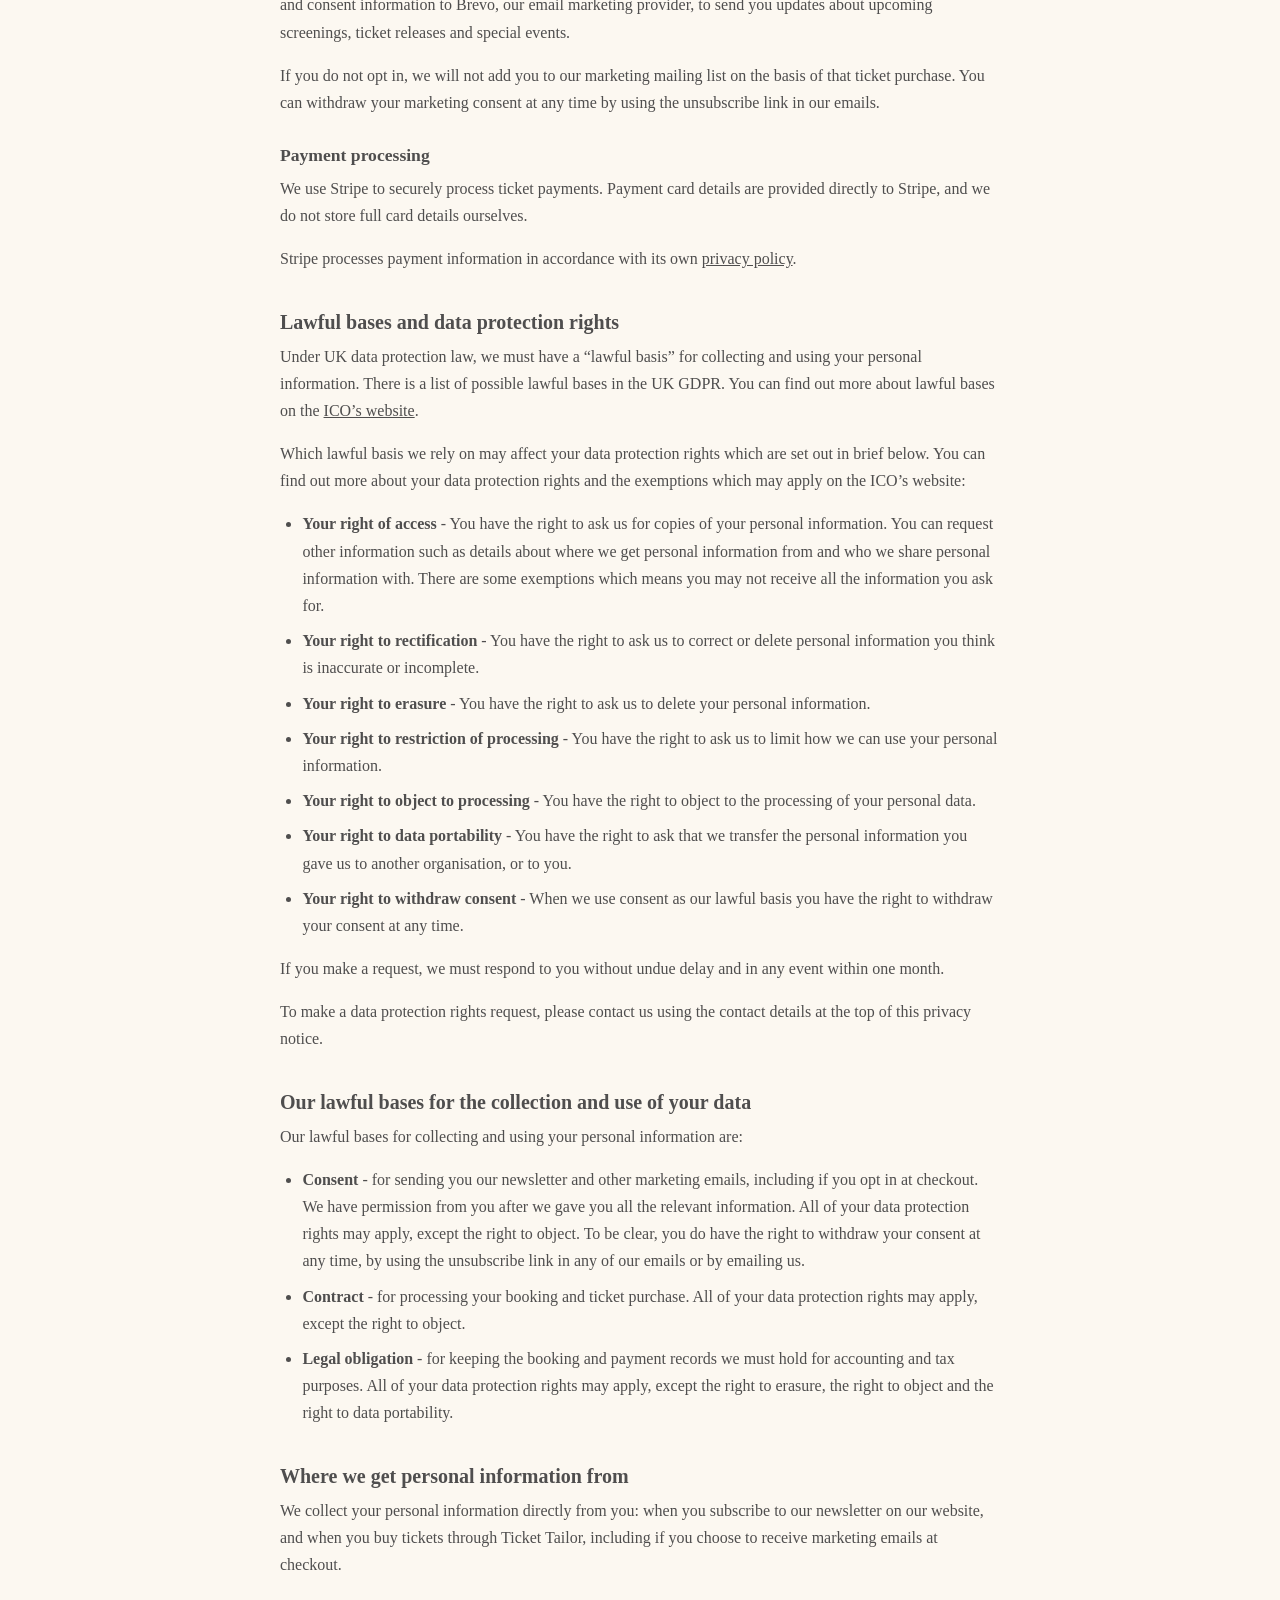
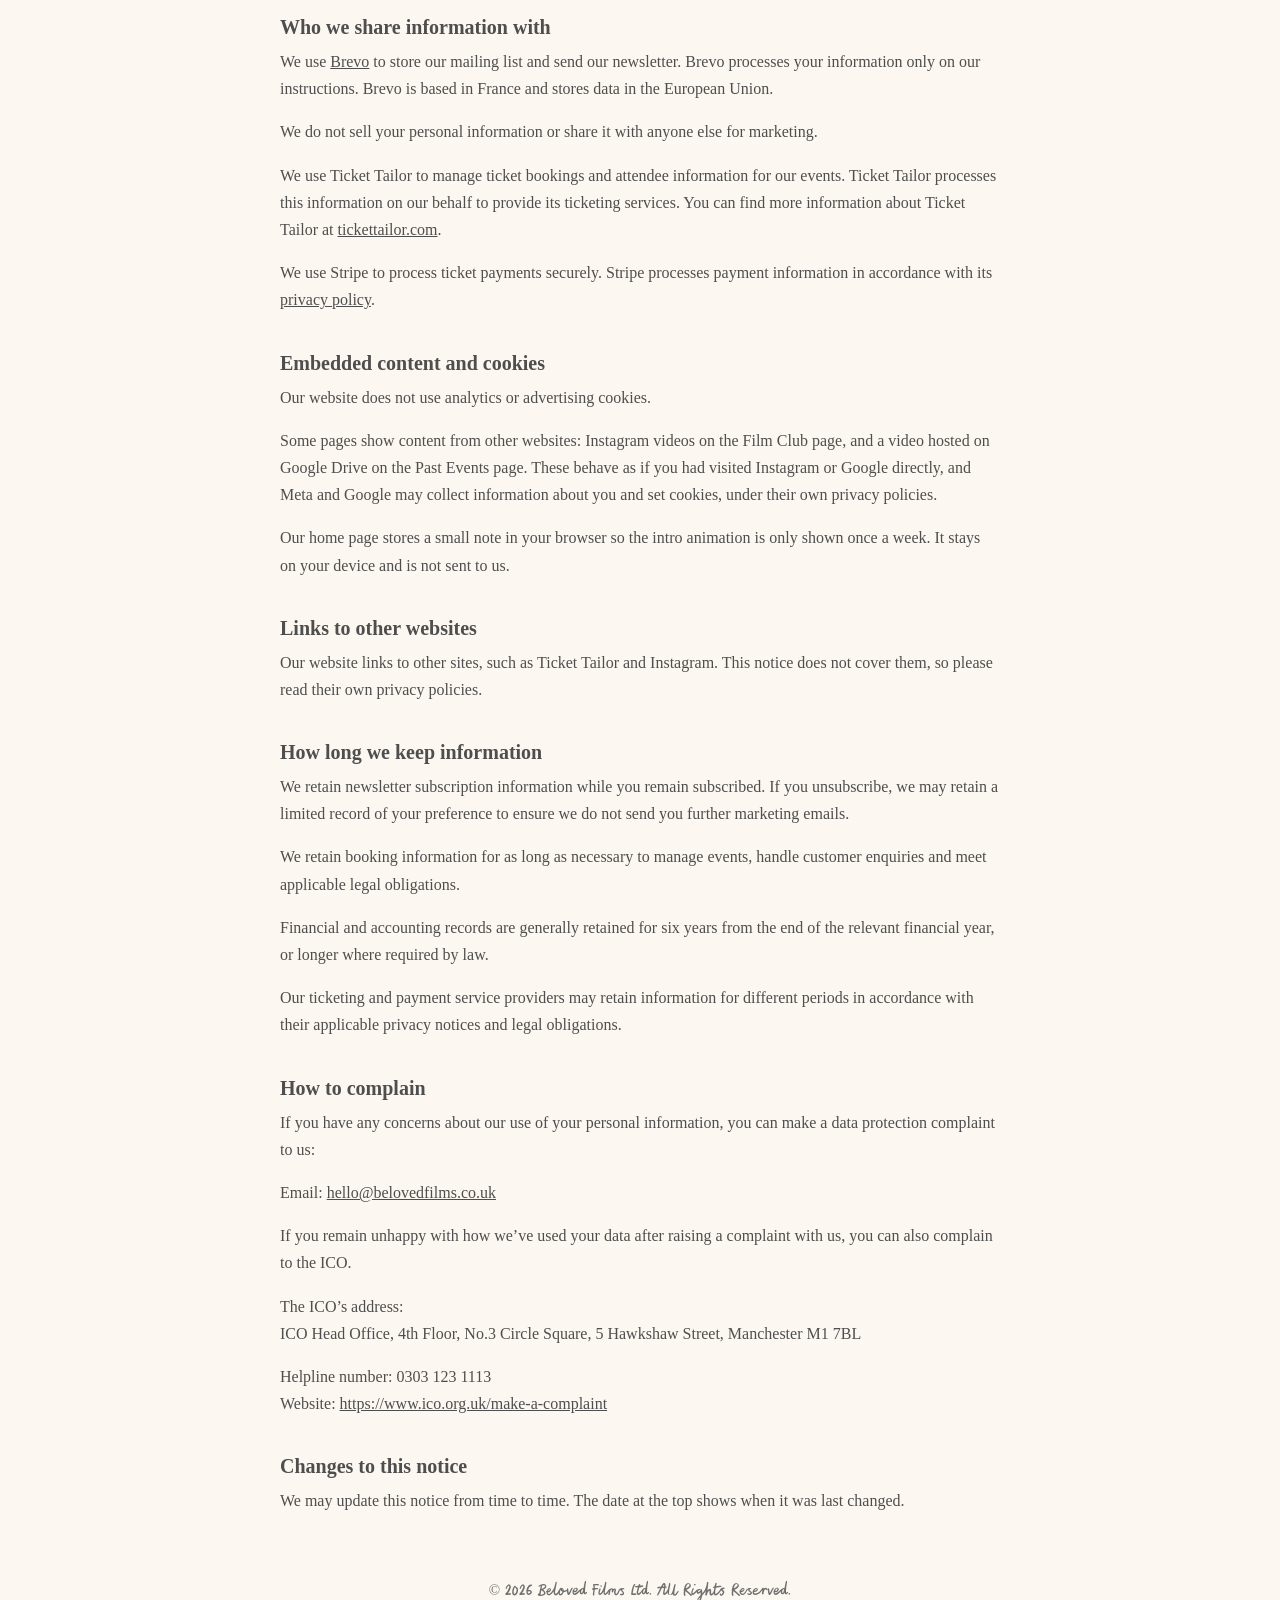
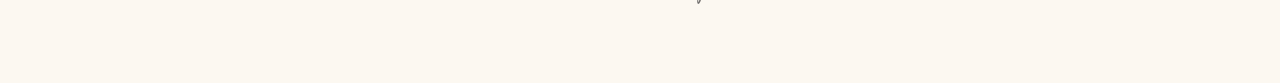
<file: privacy/index.html>
<!DOCTYPE html>
<html lang="en">

<head>
    <meta charset="UTF-8">
    <meta name="viewport" content="width=device-width, initial-scale=1.0">
    <title>Privacy Notice - Beloved Films</title>
    <meta name="description" content="How Beloved Films collects and uses your personal information.">
    <meta name="author" content="Beloved Films">
    <link rel="canonical" href="https://www.belovedfilms.co.uk/privacy/">
    <link rel="icon" href="../favicon.ico" sizes="any">
    <link rel="icon" type="image/png" sizes="96x96" href="../favicon-96x96.png">
    <link rel="apple-touch-icon" href="../apple-touch-icon.png">
    <link rel="manifest" href="../site.webmanifest">
    <link rel="stylesheet" href="../assets/site.css">
    <style>
        body {
            font-family: 'Georgia', serif;
            line-height: 1.7;
            padding: 2rem 1.5rem 4rem;
        }

        .privacy-back {
            font-size: 1rem;
            color: #4f4e4e;
            text-decoration: none;
        }

        .privacy-back:hover {
            text-decoration: underline;
        }

        main {
            max-width: 720px;
            margin: 2.5rem auto 0;
        }

        h1 {
            font-family: 'Font Script Alt', sans-serif;
            font-weight: normal;
            font-size: 2.8rem;
            line-height: 1.2;
            color: #0223C6;
            margin-bottom: 1rem;
        }

        h2 {
            font-weight: bold;
            font-size: 1.25rem;
            line-height: 1.3;
            margin: 2.25rem 0 0.5rem;
        }

        h3 {
            font-weight: bold;
            font-size: 1.1rem;
            line-height: 1.3;
            margin: 1.75rem 0 0.5rem;
        }

        p,
        ul {
            margin-bottom: 1rem;
        }

        ul {
            padding-left: 1.4rem;
        }

        li {
            margin-bottom: 0.5rem;
        }

        a {
            color: #4f4e4e;
        }

        .footer {
            padding: 3rem 0 0;
        }

        .updated {
            font-style: italic;
        }

        @media (max-width: 768px) {
            h1 {
                font-size: 2.2rem;
            }
        }
    </style>
</head>

<body>
    <a href="/" class="privacy-back">← Back home</a>

    <main>
        <h1>Beloved Films Ltd - Privacy Notice</h1>
        <p class="updated">Last updated: 9 November 2026</p>
        <p>This privacy notice tells you what to expect us to do with your personal information.</p>
        <ul>
            <li><a href="#contact">Contact details</a></li>
            <li><a href="#information">What information we collect, use, and why</a></li>
            <li><a href="#rights">Lawful bases and data protection rights</a></li>
            <li><a href="#source">Where we get personal information from</a></li>
            <li><a href="#sharing">Who we share information with</a></li>
            <li><a href="#embeds">Embedded content and cookies</a></li>
            <li><a href="#links">Links to other websites</a></li>
            <li><a href="#retention">How long we keep information</a></li>
            <li><a href="#complain">How to complain</a></li>
            <li><a href="#changes">Changes to this notice</a></li>
        </ul>

        <h2 id="contact">Contact details</h2>
        <p>Beloved Films Ltd is a company registered in England and Wales, company number 16816831.<br>
            Registered office: 9 Cresset Road, London, E9 6FS</p>
        <p>Email<br><a href="mailto:hello@belovedfilms.co.uk">hello@belovedfilms.co.uk</a></p>

        <h2 id="information">What information we collect, use, and why</h2>
        <p>When you sign up to our newsletter, we collect:</p>
        <ul>
            <li>Your email address</li>
            <li>A record of when you signed up and agreed to receive emails from us</li>
            <li>Whether you open our emails and which links in them you click</li>
        </ul>
        <p>We use this only to send you news about our screenings and upcoming events, and to see which news is of
            most interest. Brevo records email opens and clicks for us automatically; you can stop this at any time
            by unsubscribing.</p>

        <h3>Event bookings and ticket purchases</h3>
        <p>When you purchase tickets for events organised by Beloved Films Ltd through
            <a href="https://www.tickettailor.com/" target="_blank" rel="noopener noreferrer">Ticket Tailor</a>,
            information such as your name, email address and booking details is collected to process and manage your
            order.</p>
        <p>We may access this information through Ticket Tailor to:</p>
        <ul>
            <li>Manage bookings and ticket purchases.</li>
            <li>Send essential information about events you have booked.</li>
            <li>Handle cancellations, refunds and customer enquiries.</li>
            <li>Maintain necessary accounting and financial records.</li>
        </ul>
        <p>We process booking information where necessary to fulfil our contract with you and to comply with
            applicable legal obligations.</p>
        <p><strong>Marketing emails are entirely optional.</strong> Purchasing a ticket does not automatically
            subscribe you to our mailing list.</p>
        <p>If you explicitly choose to receive marketing emails during checkout, we may transfer your name, email
            address and consent information to Brevo, our email marketing provider, to send you updates about upcoming
            screenings, ticket releases and special events.</p>
        <p>If you do not opt in, we will not add you to our marketing mailing list on the basis of that ticket
            purchase. You can withdraw your marketing consent at any time by using the unsubscribe link in our
            emails.</p>

        <h3>Payment processing</h3>
        <p>We use Stripe to securely process ticket payments. Payment card details are provided directly to Stripe,
            and we do not store full card details ourselves.</p>
        <p>Stripe processes payment information in accordance with its own
            <a href="https://stripe.com/gb/privacy" target="_blank" rel="noopener noreferrer">privacy policy</a>.</p>

        <h2 id="rights">Lawful bases and data protection rights</h2>
        <p>Under UK data protection law, we must have a “lawful basis” for collecting and using your personal
            information. There is a list of possible lawful bases in the UK GDPR. You can find out more about lawful
            bases on the <a href="https://ico.org.uk" target="_blank" rel="noopener noreferrer">ICO’s website</a>.</p>
        <p>Which lawful basis we rely on may affect your data protection rights which are set out in brief below. You
            can find out more about your data protection rights and the exemptions which may apply on the ICO’s
            website:</p>
        <ul>
            <li><strong>Your right of access</strong> - You have the right to ask us for copies of your personal
                information. You can request other information such as details about where we get personal information
                from and who we share personal information with. There are some exemptions which means you may not
                receive all the information you ask for.</li>
            <li><strong>Your right to rectification</strong> - You have the right to ask us to correct or delete
                personal information you think is inaccurate or incomplete.</li>
            <li><strong>Your right to erasure</strong> - You have the right to ask us to delete your personal
                information.</li>
            <li><strong>Your right to restriction of processing</strong> - You have the right to ask us to limit how we
                can use your personal information.</li>
            <li><strong>Your right to object to processing</strong> - You have the right to object to the processing of
                your personal data.</li>
            <li><strong>Your right to data portability</strong> - You have the right to ask that we transfer the
                personal information you gave us to another organisation, or to you.</li>
            <li><strong>Your right to withdraw consent</strong> - When we use consent as our lawful basis you have the
                right to withdraw your consent at any time.</li>
        </ul>
        <p>If you make a request, we must respond to you without undue delay and in any event within one month.</p>
        <p>To make a data protection rights request, please contact us using the contact details at the top of this
            privacy notice.</p>

        <h2>Our lawful bases for the collection and use of your data</h2>
        <p>Our lawful bases for collecting and using your personal information are:</p>
        <ul>
            <li><strong>Consent</strong> - for sending you our newsletter and other marketing emails, including if you
                opt in at checkout. We have permission from you after we gave you all the relevant information. All of
                your data protection rights may apply, except the right to object. To be clear, you do have the right
                to withdraw your consent at any time, by using the unsubscribe link in any of our emails or by
                emailing us.</li>
            <li><strong>Contract</strong> - for processing your booking and ticket purchase. All of your data
                protection rights may apply, except the right to object.</li>
            <li><strong>Legal obligation</strong> - for keeping the booking and payment records we must hold for
                accounting and tax purposes. All of your data protection rights may apply, except the right to
                erasure, the right to object and the right to data portability.</li>
        </ul>

        <h2 id="source">Where we get personal information from</h2>
        <p>We collect your personal information directly from you: when you subscribe to our newsletter on our
            website, and when you buy tickets through Ticket Tailor, including if you choose to receive marketing
            emails at checkout.</p>

        <h2 id="sharing">Who we share information with</h2>
        <p>We use <a href="https://www.brevo.com/legal/privacypolicy/" target="_blank" rel="noopener noreferrer">Brevo</a>
            to store our mailing list and send our newsletter. Brevo processes your information only on our
            instructions. Brevo is based in France and stores data in the European Union.</p>
        <p>We do not sell your personal information or share it with anyone else for marketing.</p>
        <p>We use Ticket Tailor to manage ticket bookings and attendee information for our events. Ticket Tailor
            processes this information on our behalf to provide its ticketing services. You can find more information
            about Ticket Tailor at <a href="https://www.tickettailor.com/" target="_blank"
                rel="noopener noreferrer">tickettailor.com</a>.</p>
        <p>We use Stripe to process ticket payments securely. Stripe processes payment information in accordance with
            its <a href="https://stripe.com/gb/privacy" target="_blank" rel="noopener noreferrer">privacy policy</a>.</p>

        <h2 id="embeds">Embedded content and cookies</h2>
        <p>Our website does not use analytics or advertising cookies.</p>
        <p>Some pages show content from other websites: Instagram videos on the Film Club page, and a video hosted on
            Google Drive on the Past Events page. These behave as if you had visited Instagram or Google directly, and
            Meta and Google may collect information about you and set cookies, under their own privacy policies.</p>
        <p>Our home page stores a small note in your browser so the intro animation is only shown once a week. It stays
            on your device and is not sent to us.</p>

        <h2 id="links">Links to other websites</h2>
        <p>Our website links to other sites, such as Ticket Tailor and Instagram. This notice does not cover them, so
            please read their own privacy policies.</p>

        <h2 id="retention">How long we keep information</h2>
        <p>We retain newsletter subscription information while you remain subscribed. If you unsubscribe, we may
            retain a limited record of your preference to ensure we do not send you further marketing emails.</p>
        <p>We retain booking information for as long as necessary to manage events, handle customer enquiries and meet
            applicable legal obligations.</p>
        <p>Financial and accounting records are generally retained for six years from the end of the relevant
            financial year, or longer where required by law.</p>
        <p>Our ticketing and payment service providers may retain information for different periods in accordance with
            their applicable privacy notices and legal obligations.</p>

        <h2 id="complain">How to complain</h2>
        <p>If you have any concerns about our use of your personal information, you can make a data protection
            complaint to us:</p>
        <p>Email: <a href="mailto:hello@belovedfilms.co.uk">hello@belovedfilms.co.uk</a></p>
        <p>If you remain unhappy with how we’ve used your data after raising a complaint with us, you can also
            complain to the ICO.</p>
        <p>The ICO’s address:<br>ICO Head Office, 4th Floor, No.3 Circle Square, 5 Hawkshaw Street, Manchester M1
            7BL</p>
        <p>Helpline number: 0303 123 1113<br>Website: <a href="https://www.ico.org.uk/make-a-complaint"
                target="_blank" rel="noopener noreferrer">https://www.ico.org.uk/make-a-complaint</a></p>

        <h2 id="changes">Changes to this notice</h2>
        <p>We may update this notice from time to time. The date at the top shows when it was last changed.</p>
    </main>

    <footer class="footer">
        <p class="copyright"><span class="copyright-mark">©</span> <span class="year">2026</span> Beloved Films Ltd. All Rights Reserved.</p>
    </footer>

    <script src="../assets/site.js"></script>
</body>

</html>
</file>
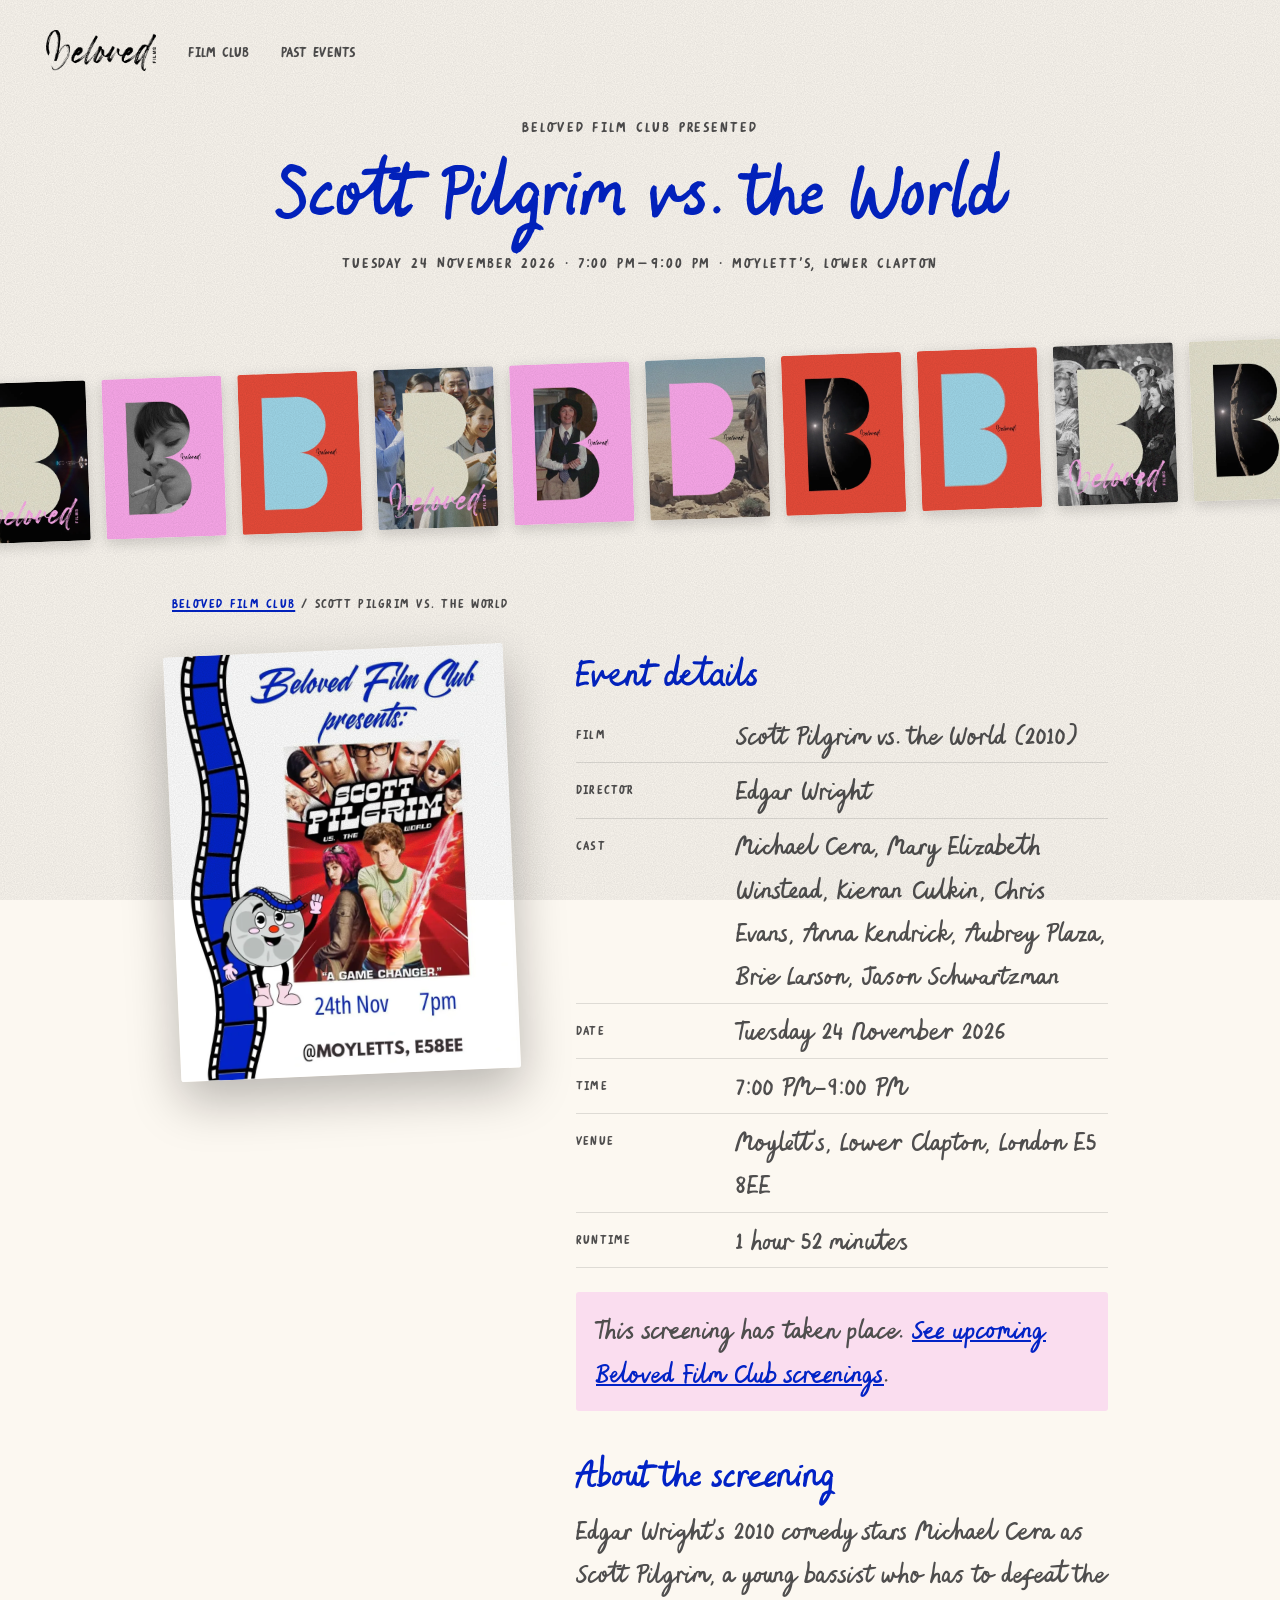
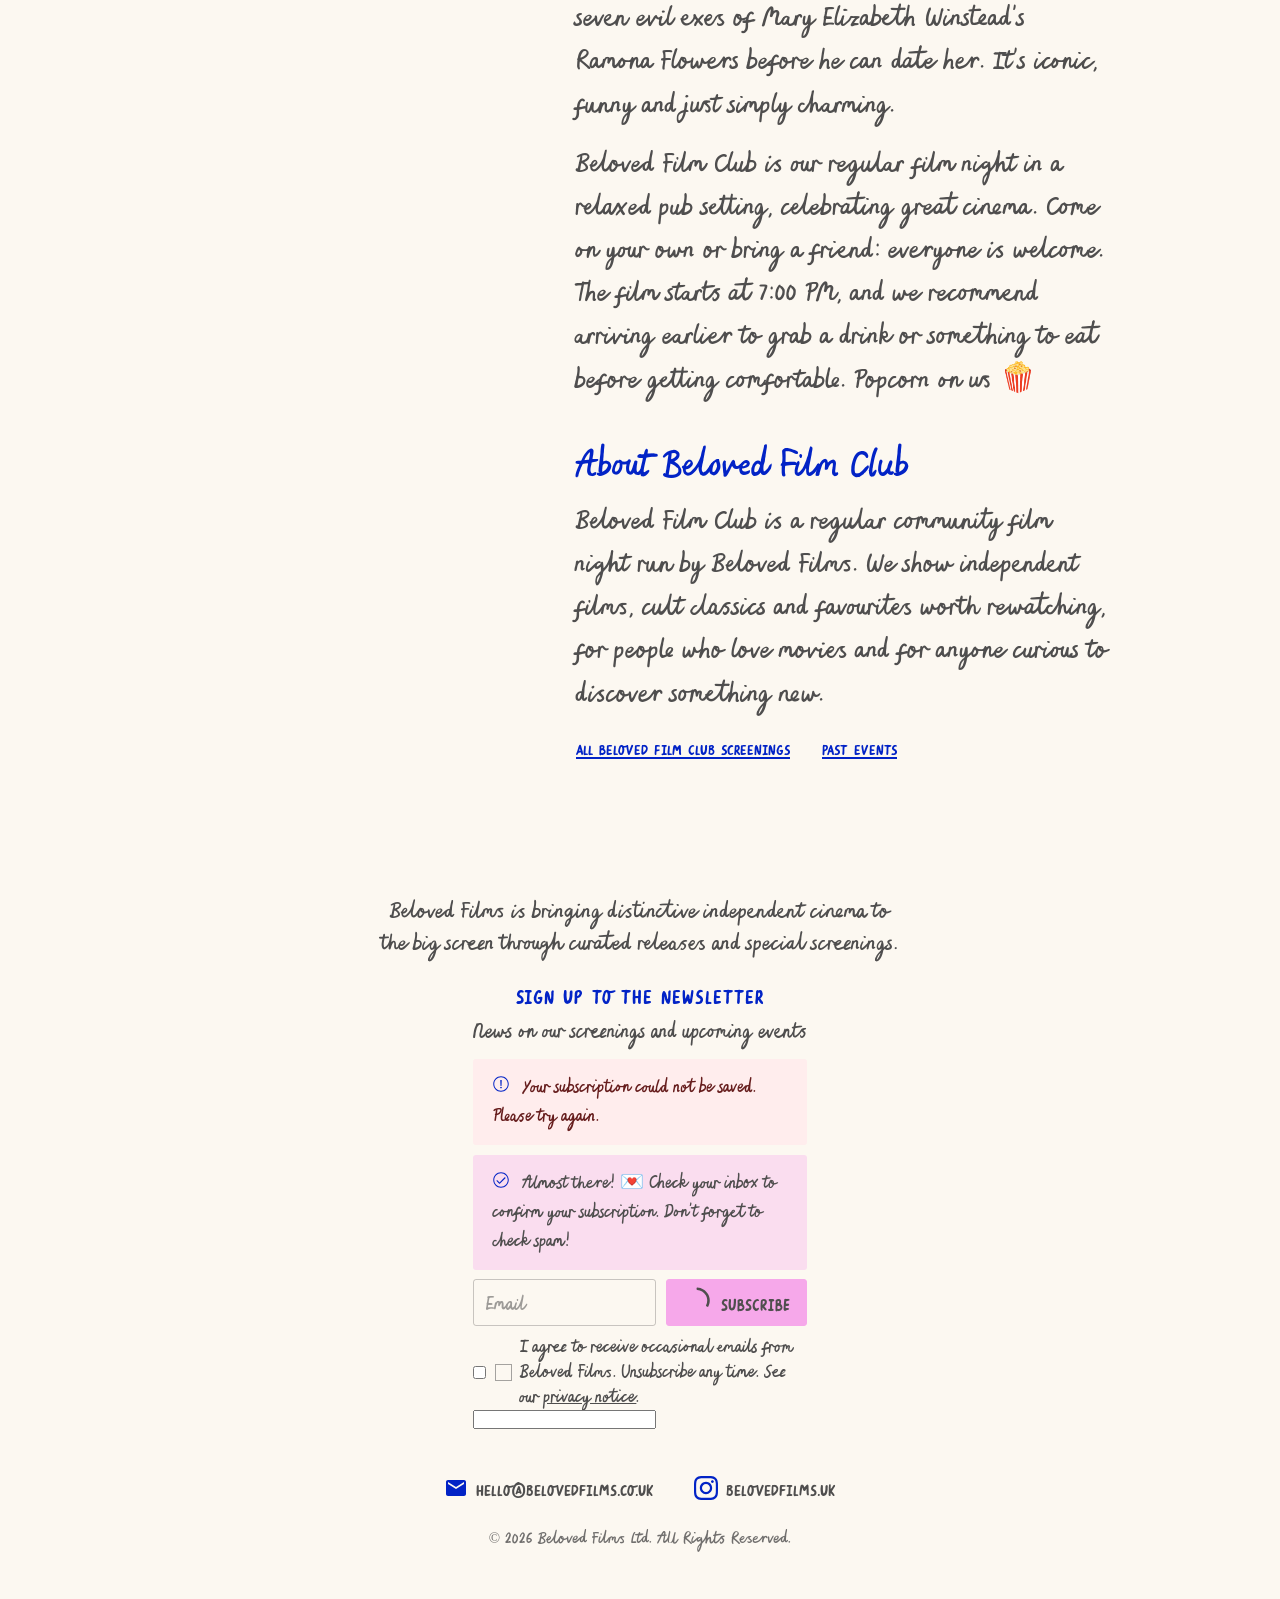
<file: film-club/scott-pilgrim-vs-the-world/index.html>
<!DOCTYPE html>
<html lang="en">

<head>
    <meta charset="UTF-8">
    <meta name="viewport" content="width=device-width, initial-scale=1.0">
    <title>Scott Pilgrim vs. the World Screening in Hackney | Beloved Film Club</title>
    <meta name="description" content="Watch Scott Pilgrim vs. the World at Beloved Film Club in Hackney, London, on 24 November 2026. A cosy film night at Moylett's. Book tickets.">
    <meta name="author" content="Beloved Films">
    <link rel="canonical" href="https://www.belovedfilms.co.uk/film-club/scott-pilgrim-vs-the-world/">
    <meta property="og:type" content="website">
    <meta property="og:site_name" content="Beloved Films">
    <meta property="og:title" content="Scott Pilgrim vs. the World Screening in Hackney | Beloved Film Club">
    <meta property="og:description" content="Watch Scott Pilgrim vs. the World at Beloved Film Club in Hackney, London, on 24 November 2026. A cosy film night at Moylett's. Book tickets.">
    <meta property="og:url" content="https://www.belovedfilms.co.uk/film-club/scott-pilgrim-vs-the-world/">
    <meta property="og:image" content="https://www.belovedfilms.co.uk/assets/images/film-club/scott.webp">
    <meta property="og:image:width" content="800">
    <meta property="og:image:height" content="1000">
    <meta property="og:image:alt" content="Beloved Film Club presents Scott Pilgrim vs. the World - 24 November">
    <meta name="twitter:card" content="summary">
    <link rel="icon" href="/favicon.ico" sizes="any">
    <link rel="icon" type="image/png" sizes="96x96" href="/favicon-96x96.png">
    <link rel="apple-touch-icon" href="/apple-touch-icon.png">
    <link rel="manifest" href="/site.webmanifest">
    <link rel="preload" href="/assets/fonts/script_alt-webfont.woff2" as="font" type="font/woff2" crossorigin>
    <link rel="preload" href="/assets/fonts/all_caps-webfont.woff2" as="font" type="font/woff2" crossorigin>
    <link rel="stylesheet" href="/assets/site.css">
    <link rel="stylesheet" href="/assets/screenings.css">
    <link rel="stylesheet" href="/assets/event.css">
    <link rel="stylesheet" href="https://sibforms.com/forms/end-form/build/sib-styles.css">
    <link rel="stylesheet" href="/assets/newsletter.css">
    <script type="application/ld+json">
    {
        "@context": "https://schema.org",
        "@type": "Event",
        "name": "Beloved Film Club Presents: Scott Pilgrim vs. the World",
        "description": "Watch Scott Pilgrim vs. the World at Beloved Film Club in Hackney, London, on 24 November 2026. A cosy film night at Moylett's. Book tickets.",
        "startDate": "2026-11-24T19:00:00+00:00",
        "endDate": "2026-11-24T21:00:00+00:00",
        "eventStatus": "https://schema.org/EventScheduled",
        "eventAttendanceMode": "https://schema.org/OfflineEventAttendanceMode",
        "location": {
            "@type": "Place",
            "name": "Moylett's",
            "address": {
                "@type": "PostalAddress",
                "addressLocality": "London",
                "postalCode": "E5 8EE",
                "addressCountry": "GB"
            }
        },
        "image": [
            "https://www.belovedfilms.co.uk/assets/images/film-club/scott.webp"
        ],
        "organizer": {
            "@type": "Organization",
            "name": "Beloved Film Club",
            "url": "https://www.belovedfilms.co.uk/film-club/"
        },
        "url": "https://www.belovedfilms.co.uk/film-club/scott-pilgrim-vs-the-world/"
    }
    </script>
</head>

<body>
    <!-- Generated by scripts/build.mjs from data/events.json. Edit the data, not this file. -->
    <svg style="display: none" aria-hidden="true">
        <symbol id="pin" viewBox="0 0 24 24"><path d="M12 2C8.13 2 5 5.13 5 9c0 5.25 7 13 7 13s7-7.75 7-13c0-3.87-3.13-7-7-7zm0 9.5a2.5 2.5 0 0 1 0-5 2.5 2.5 0 0 1 0 5z"/></symbol>
    </svg>

    <nav class="top-navigation">
        <div class="nav-links">
            <a href="/"><img class="logo" src="/assets/images/black-logotype.png" alt="Beloved Films home"></a>
            <a href="/film-club/">Film Club</a>
            <a href="/past-events/">Past Events</a>
        </div>
    </nav>

    <header class="hero">
        <h1 class="main-heading"><span class="event-eyebrow">Beloved Film Club presented</span> Scott Pilgrim vs. the World</h1>
        <p class="hero-sub"><time datetime="2026-11-24">Tuesday 24 November 2026</time> · 7:00 PM–9:00 PM · Moylett's, Lower Clapton</p>
    </header>

    <div class="ribbon" aria-hidden="true">
        <div class="ribbon-track" id="ribbonTrack"></div>
    </div>

    <main class="event-page">
        <nav class="breadcrumb" aria-label="Breadcrumb">
            <a href="/film-club/">Beloved Film Club</a> <span aria-hidden="true">/</span> <span aria-current="page">Scott Pilgrim vs. the World</span>
        </nav>

        <div class="event-page-grid">
            <figure class="event-page-poster">
                <img src="/assets/images/film-club/scott.webp" alt="Beloved Film Club presents Scott Pilgrim vs. the World - 24 November" width="800" height="1000">
            </figure>

            <div class="event-page-info">
                <h2>Event details</h2>
                <dl class="event-facts">
                    <div><dt>Film</dt><dd>Scott Pilgrim vs. the World (2010)</dd></div>
                    <div><dt>Director</dt><dd>Edgar Wright</dd></div>
                    <div><dt>Cast</dt><dd>Michael Cera, Mary Elizabeth Winstead, Kieran Culkin, Chris Evans, Anna Kendrick, Aubrey Plaza, Brie Larson, Jason Schwartzman</dd></div>
                    <div><dt>Date</dt><dd><time datetime="2026-11-24">Tuesday 24 November 2026</time></dd></div>
                    <div><dt>Time</dt><dd>7:00 PM–9:00 PM</dd></div>
                    <div><dt>Venue</dt><dd>Moylett's, Lower Clapton, London E5 8EE</dd></div>
                    <div><dt>Runtime</dt><dd>1 hour 52 minutes</dd></div>
                </dl>
                <p class="event-note">This screening has taken place. <a href="/film-club/">See upcoming Beloved Film Club screenings</a>.</p>

                <h2>About the screening</h2>
                <p>Edgar Wright's 2010 comedy stars Michael Cera as Scott Pilgrim, a young bassist who has to defeat the seven evil exes of Mary Elizabeth Winstead's Ramona Flowers before he can date her. It's iconic, funny and just simply charming.</p>
                <p>Beloved Film Club is our regular film night in a relaxed pub setting, celebrating great cinema. Come on your own or bring a friend: everyone is welcome. The film starts at 7:00 PM, and we recommend arriving earlier to grab a drink or something to eat before getting comfortable. Popcorn on us 🍿</p>

                <h2>About Beloved Film Club</h2>
                <p>Beloved Film Club is a regular community film night run by Beloved Films. We show independent films, cult classics and favourites worth rewatching, for people who love movies and for anyone curious to discover something new.</p>

                <p class="event-links">
                    <a href="/film-club/">All Beloved Film Club screenings</a>
                    <a href="/past-events/">Past events</a>
                </p>
            </div>
        </div>
    </main>

    <footer class="footer">
        <p class="footer-about">Beloved Films is bringing distinctive independent cinema to the big screen through curated releases and special screenings.</p>
        <div id="newsletter"></div>
        <div class="footer-social" id="footerSocial"></div>
        <p class="copyright"><span class="copyright-mark">©</span> <span class="year">2026</span> Beloved Films Ltd. All Rights Reserved.</p>
    </footer>

    <div class="grain" aria-hidden="true"></div>

    <script src="/assets/newsletter.js"></script>
    <script src="/assets/site.js"></script>
</body>

</html>
</file>
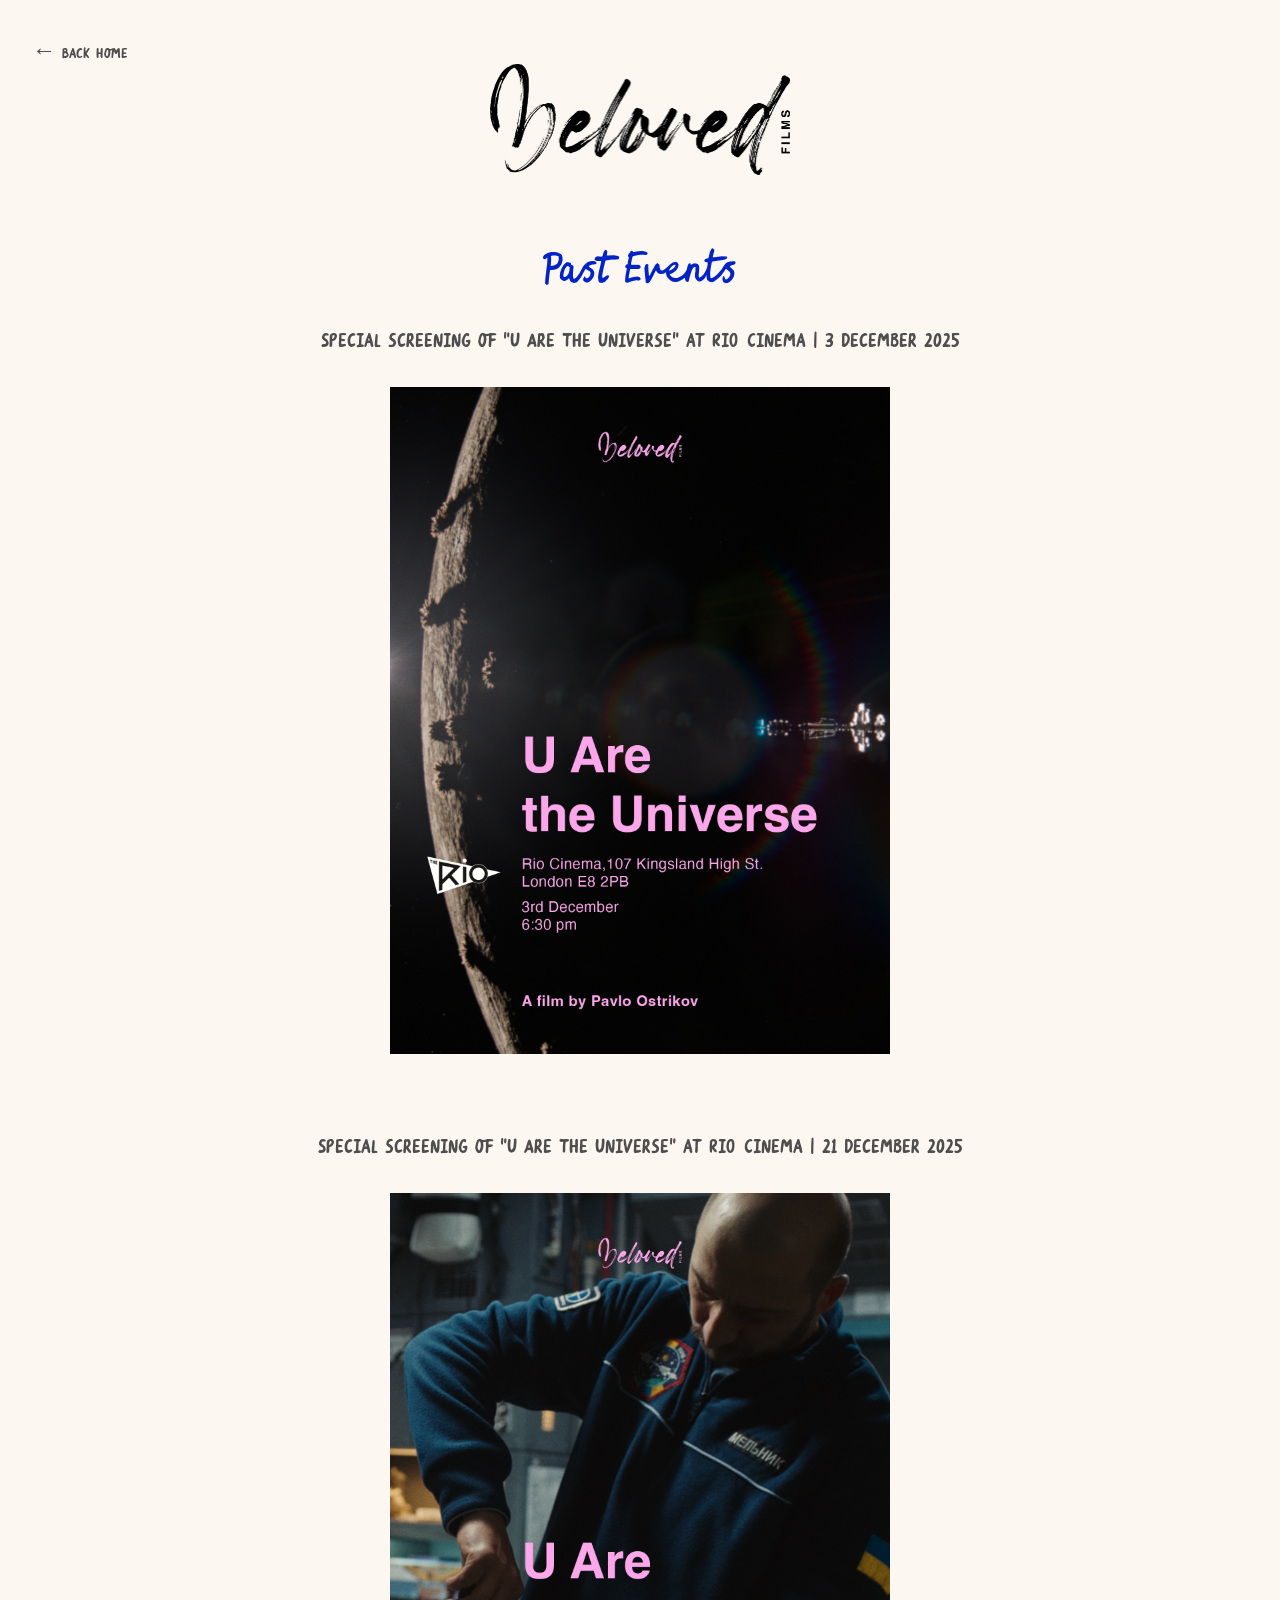
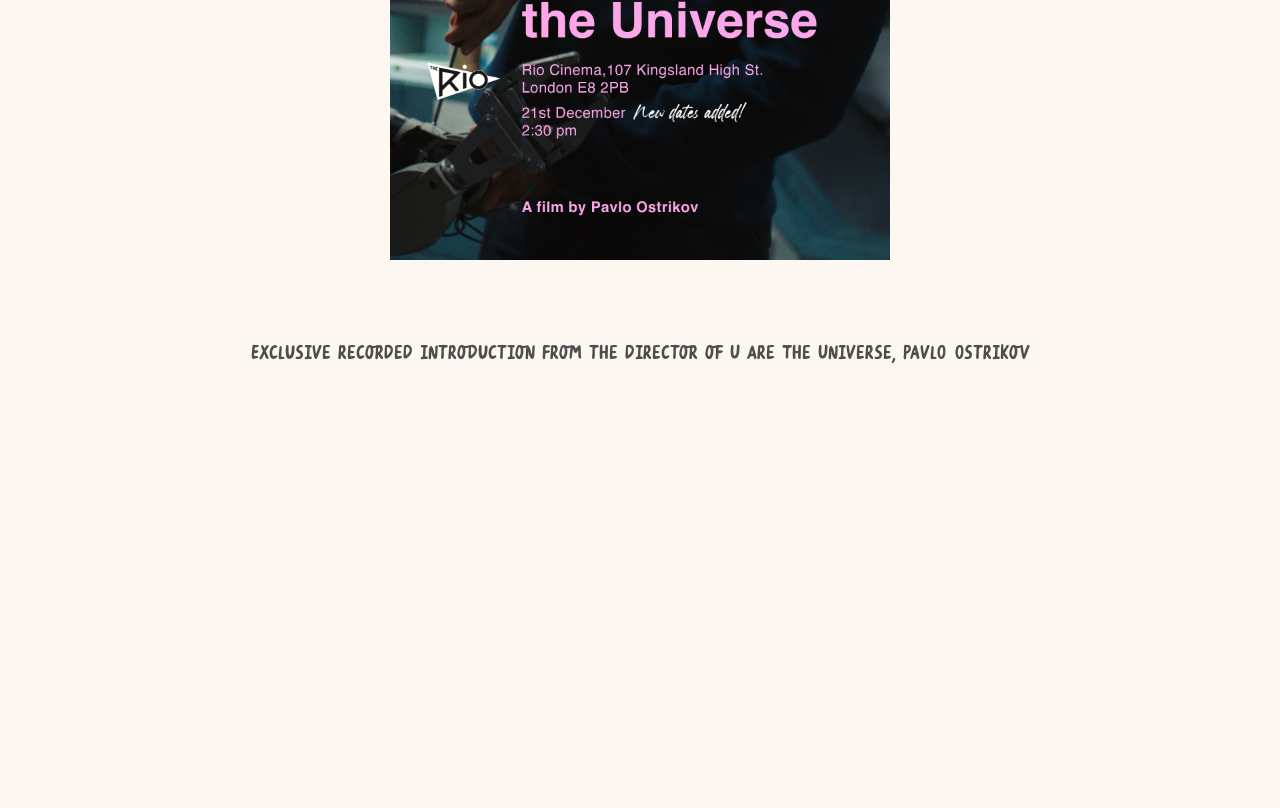
<file: past-events.html>
<!DOCTYPE html>
<html lang="en">

<head>
    <meta charset="UTF-8">
    <meta name="viewport" content="width=device-width, initial-scale=1.0">
    <meta name="description" content="Past Events - Beloved Films Distribution">
    <meta name="keywords" content="film distribution, independent films, beloved films, events">
    <meta name="author" content="Beloved Films">
    <title>Past Events - Beloved Films Distribution</title>
    <link rel="icon" type="image/x-icon" href="favicon.ico">
    <link rel="shortcut icon" type="image/x-icon" href="favicon.ico">
    <link rel="apple-touch-icon" sizes="180x180" href="apple-touch-icon.png">
    <link rel="icon" type="image/png" sizes="32x32" href="favicon-96x96.png">
    <link rel="icon" type="image/png" sizes="16x16" href="favicon-96x96.png">
    <link rel="manifest" href="site.webmanifest">
    <style>
        @font-face {
            font-family: 'Font All Caps';
            src: url('all_caps-webfont.woff2') format('woff2'),
                url('all_caps-webfont.woff') format('woff');
            font-weight: normal;
            font-style: normal;
        }

        @font-face {
            font-family: 'Font Script';
            src: url('script-webfont.woff2') format('woff2'),
                url('script-webfont.woff') format('woff');
            font-weight: normal;
            font-style: normal;
        }

        @font-face {
            font-family: 'Font Script Alt';
            src: url('script_alt-webfont.woff2') format('woff2'),
                url('script_alt-webfont.woff') format('woff');
            font-weight: normal;
            font-style: normal;
        }

        * {
            margin: 0;
            padding: 0;
            box-sizing: border-box;
        }

        body {
            font-family: 'Font Script', 'Georgia', serif;
            background-color: #FCF8F1;
            min-height: 100vh;
            padding: 4rem 2rem;
            line-height: 1.6;
        }

        .container {
            text-align: center;
            max-width: 800px;
            width: 100%;
            margin: 0 auto;
        }

        .top-navigation {
            position: fixed;
            top: 2rem;
            left: 2rem;
            z-index: 10;
        }

        .back-link {
            font-size: 1.5rem;
            color: #4f4e4e;
            text-decoration: none;
            font-weight: normal;
            font-family: 'Font All Caps', 'Georgia', serif;
        }

        .back-link:hover {
            text-decoration: underline;
        }

        .logo {
            width: 300px;
            margin: 0 auto 4rem;
            display: flex;
        }

        .main-heading {
            font-size: 3rem;
            color: #0223C6;
            margin-bottom: 1rem;
            font-weight: normal;
            line-height: 1.2;
            font-family: 'Font Script Alt', sans-serif;
        }

        .poster-section {
            margin-bottom: 4rem;
            display: flex;
            flex-direction: column;
            align-items: center;
        }

        .poster-header {
            font-size: 2rem;
            color: #4f4e4e;
            margin-bottom: 1.5rem;
            font-weight: normal;
            font-family: 'Font All Caps', 'Georgia', serif;
            text-align: center;
        }

        .poster-image {
            width: 500px;
            max-width: 100%;
            height: auto;
            display: block;
            margin: 0 auto;
        }

        .video-section {
            margin-bottom: 4rem;
            display: flex;
            flex-direction: column;
            align-items: center;
        }

        .video-header {
            font-size: 2rem;
            color: #4f4e4e;
            margin-bottom: 1.5rem;
            font-weight: normal;
            font-family: 'Font All Caps', 'Georgia', serif;
            text-align: center;
        }

        .video-container {
            width: 500px;
            max-width: 100%;
            aspect-ratio: 16 / 9;
            position: relative;
            overflow: hidden;
        }

        .video-container iframe {
            position: absolute;
            top: 0;
            left: 0;
            width: 100%;
            height: 100%;
            border: 0;
        }

        html {
            scroll-behavior: smooth;
        }

        @media (max-width: 768px) {
            body {
                padding: 3rem 1.5rem;
            }

            .top-navigation {
                top: 1.5rem;
                left: 1.5rem;
            }

            .logo {
                width: 150px;
            }

            .main-heading {
                font-size: 2.5rem;
            }

            .video-header {
                font-size: 1.5rem;
            }

            .video-container {
                width: 100%;
            }
        }

        @media (max-width: 480px) {
            body {
                padding: 3rem 1rem;
            }

            .top-navigation {
                top: 1rem;
                left: 1rem;
            }

            .back-link {
                font-size: 1.2rem;
            }

            .logo {
                width: 120px;
            }

            .main-heading {
                font-size: 2rem;
            }

            .poster-header {
                font-size: 1.5rem;
                line-height: 1.1rem;
                max-width: 300px;
            }

            .video-header {
                font-size: 1.2rem;
            }
        }
    </style>
</head>

<body>
    <nav class="top-navigation">
        <a href="index.html" class="back-link">← Back home</a>
    </nav>
    <div class="container">
        <a href="index.html">
            <img class="logo" src="black-logotype.png" alt="Beloved Films Logo">
        </a>

        <h1 class="main-heading">Past Events</h1>

        <div class="poster-section">
            <h2 class="poster-header">Special screening of "U Are The Universe" at Rio Cinema | 3 December 2025</h2>
            <img src="poster_1.JPG" alt="U Are The Universe poster - December 3 screening" class="poster-image">
        </div>

        <div class="poster-section">
            <h2 class="poster-header">Special screening of "U Are The Universe" at Rio Cinema | 21 December 2025</h2>
            <img src="poster_2.JPG" alt="U Are The Universe poster - December 21 screening" class="poster-image">
        </div>

        <div class="video-section">
            <h2 class="video-header">Exclusive recorded introduction from the director of U Are The Universe, Pavlo
                Ostrikov</h2>
            <div class="video-container">
                <iframe src="https://drive.google.com/file/d/1upwkhj1Op8LFVSN1YhpPUtq3v78orZ6i/preview" allow="autoplay"
                    allowfullscreen></iframe>
            </div>
        </div>
    </div>
</body>

</html>
</file>
<file: assets/site.css>
/* Shared styles for every page. Page-specific styles stay inline in each page. */

@font-face {
    font-family: 'Font All Caps';
    src: url('fonts/all_caps-webfont.woff2') format('woff2');
    font-weight: normal;
    font-style: normal;
    font-display: swap;
}

@font-face {
    font-family: 'Font Script';
    src: url('fonts/script-webfont.woff2') format('woff2');
    font-weight: normal;
    font-style: normal;
    font-display: swap;
}

@font-face {
    font-family: 'Font Script Alt';
    src: url('fonts/script_alt-webfont.woff2') format('woff2');
    font-weight: normal;
    font-style: normal;
    font-display: swap;
}

* {
    margin: 0;
    padding: 0;
    box-sizing: border-box;
}

html {
    scroll-behavior: smooth;
    overflow-x: clip;
}

body {
    font-family: 'Font Script', 'Georgia', serif;
    background-color: #FCF8F1;
    color: #4f4e4e;
    min-height: 100vh;
    line-height: 1.6;
    overflow-x: clip;
}

/* Navigation (inner pages) */
.top-navigation {
    position: fixed;
    top: 1.5rem;
    left: 2rem;
    right: 2rem;
    z-index: 10;
    display: flex;
    align-items: center;
    pointer-events: none;
}

.nav-links {
    pointer-events: auto;
    display: flex;
    align-items: center;
    background-color: #FCF8F1;
    gap: 2rem;
    padding: 0.4rem 0.9rem;
    border-radius: 3px;
}

.nav-links a {
    font-size: 1.5rem;
    color: #4f4e4e;
    text-decoration: none;
    font-family: 'Font All Caps', 'Georgia', serif;
}

.nav-links a:hover,
.nav-links a[aria-current="page"] {
    text-decoration: underline;
}

/* The logo is the menu's link home */
.logo {
    display: block;
    width: 110px;
}

/* Hero */
.hero {
    position: relative;
    text-align: center;
    padding: 7rem 2rem 3rem;
}

.main-heading {
    font-size: 5rem;
    color: #0223C6;
    font-weight: normal;
    line-height: 1.1;
    font-family: 'Font Script Alt', sans-serif;
}

.hero-sub {
    font-family: 'Font All Caps', 'Georgia', serif;
    font-size: 1.5rem;
    letter-spacing: 0.08em;
    margin-top: 0.5rem;
}

/* Ribbon of stills */
.ribbon {
    overflow: hidden;
    padding: 2rem 0 3rem;
    transform: rotate(-2deg);
    margin: 0 -2rem;
}

.ribbon-track {
    display: flex;
    gap: 1rem;
    width: max-content;
    padding-right: 1rem;
    animation: drift 90s linear infinite;
}

.ribbon-track img {
    height: 160px;
    aspect-ratio: 3 / 4;
    object-fit: cover;
    border-radius: 3px;
    box-shadow: 0 4px 14px rgba(13, 12, 12, 0.18);
    cursor: default;
}

@keyframes drift {
    to { transform: translateX(-50%); }
}

/* Venue pill */
.venue {
    display: inline-flex;
    align-items: center;
    gap: 0.4rem;
    padding: 0.3rem 1rem 0.1rem 0.7rem;
    border-radius: 999px;
    background-color: #f6a8ea;
    font-family: 'Font All Caps', 'Georgia', serif;
    font-size: 1.2rem;
    color: #0d0c0c;
}

.venue svg {
    width: 18px;
    height: 18px;
    fill: #0d0c0c;
    margin-top: -3px;
    flex-shrink: 0;
}

/* Footer */
.footer {
    display: flex;
    flex-direction: column;
    align-items: center;
    gap: 1rem 2rem;
    padding: 3rem 2rem;
    text-align: center;
    font-family: 'Font All Caps', 'Georgia', serif;
    font-size: 1.6rem;
}

.footer a {
    display: inline-flex;
    align-items: center;
    gap: 0.5rem;
    color: #4f4e4e;
    text-decoration: none;
}

.footer svg {
    width: 24px;
    height: 24px;
    fill: #0223C6;
    flex-shrink: 0;
    margin-top: -3px;
}

.footer a:hover {
    text-decoration: underline;
}

.footer-social {
    display: flex;
    justify-content: center;
    flex-wrap: wrap;
    gap: 0.75rem 2.5rem;
    padding-top: 1rem;
}

/* One-line description of the company, under the newsletter signup */
.footer-about {
    max-width: 520px;
    font-family: 'Font Script', 'Georgia', serif;
    font-size: 1.5rem;
    line-height: 1.35;
    color: #4f4e4e;
}

/* Copyright line */
.copyright {
    font-family: 'Font Script', 'Georgia', serif;
    font-size: 1.1rem;
    line-height: 1.4;
    color: #4f4e4e;
    opacity: 0.8;
}

/* The script font draws © high above the line, so use a plain font for it */
.copyright-mark {
    font-family: 'Georgia', serif;
    font-size: 0.85em;
    position: relative;
    top: -0.04em;
}

/* Scroll reveal */
.reveal {
    opacity: 0;
    translate: 0 40px;
    transition: opacity 0.9s ease, translate 0.9s ease;
}

.reveal.in {
    opacity: 1;
    translate: 0 0;
}

/* Film grain over everything */
.grain {
    position: fixed;
    inset: 0;
    z-index: 20;
    pointer-events: none;
    opacity: 0.12;
    mix-blend-mode: multiply;
    background-image: url("data:image/svg+xml;utf8,<svg xmlns='http://www.w3.org/2000/svg' width='200' height='200'><filter id='n'><feTurbulence type='fractalNoise' baseFrequency='0.9' numOctaves='2' stitchTiles='stitch'/><feColorMatrix values='0 0 0 0 0  0 0 0 0 0  0 0 0 0 0  0 0 0 0.9 0'/></filter><rect width='100%' height='100%' filter='url(%23n)'/></svg>");
}

@media (max-width: 768px) {
    .top-navigation {
        top: 1rem;
        left: 1rem;
        right: 1rem;
    }

    .nav-links {
        gap: 1.25rem;
        padding: 0.3rem 0.6rem;
    }

    .hero {
        padding: 6rem 1.5rem 2rem;
    }

    .logo {
        width: 90px;
    }

    .main-heading {
        font-size: 3.5rem;
    }

    .ribbon-track img {
        height: 120px;
    }
}

@media (max-width: 480px) {
    .footer {
        font-size: 1.3rem;
        padding-bottom: 5rem;
    }

    .nav-links {
        gap: 0.9rem;
    }

    .nav-links a {
        font-size: 1.3rem;
    }

    .logo {
        width: 75px;
    }
}

@media (prefers-reduced-motion: reduce) {
    .ribbon-track {
        animation: none;
    }

    .reveal {
        opacity: 1;
        translate: none;
        transition: none;
    }
}

/* Text for screen readers and search engines only */
.sr-only {
    position: absolute;
    width: 1px;
    height: 1px;
    margin: -1px;
    padding: 0;
    overflow: hidden;
    clip: rect(0, 0, 0, 0);
    white-space: nowrap;
    border: 0;
}
</file>
<file: assets/screenings.css>
/* Screening cards: used on the homepage, Film Club, Past Events and event pages */

/* Shown by the script when no screening is coming up */
.screenings-notice {
    max-width: 640px;
    margin: 0 auto 3rem;
    padding: 0 2rem;
    text-align: center;
    font-size: 1.8rem;
    line-height: 1.4;
}

.screenings-notice strong {
    display: block;
    font-family: 'Font Script Alt', sans-serif;
    font-weight: normal;
    font-size: 2.5rem;
    line-height: 1.15;
    color: #0223C6;
}

.screenings-notice a {
    color: inherit;
}

/* Screenings */
.screenings-heading {
    font-family: 'Font Script Alt', sans-serif;
    font-weight: normal;
    font-size: 2.5rem;
    line-height: 1.15;
    text-align: center;
    margin: 1.5rem auto 0;
    padding: 0 2rem;
    color: #0223C6;
}

.screenings {
    max-width: 1100px;
    margin: 0 auto;
    padding: 2rem 2rem 4rem;
    display: flex;
    flex-wrap: wrap;
    justify-content: center;
    gap: 3rem 2.5rem;
}

.screenings > .screening {
    flex: 0 0 calc((100% - 5rem) / 3);
    min-width: 0;
}

.screening {
    display: flex;
    flex-direction: column;
    align-items: center;
    text-align: center;
    gap: 0.75rem;
}

.screening-poster {
    position: relative;
    display: block;
    width: 100%;
    border-radius: 3px;
    box-shadow: 0 20px 50px rgba(13, 12, 12, 0.25);
    transition: transform 0.6s ease;
    margin-bottom: 0.75rem;
}

.screening:nth-child(3n + 1) .screening-poster { transform: rotate(-2.5deg); }
.screening:nth-child(3n + 2) .screening-poster { transform: rotate(2deg); }
.screening:nth-child(3n) .screening-poster { transform: rotate(-1.5deg); }

.screening-poster:hover {
    transform: rotate(0) scale(1.03) !important;
}

.screening-poster img {
    display: block;
    width: 100%;
    height: auto;
    border-radius: 3px;
}

.screening-title {
    font-family: 'Font Script Alt', sans-serif;
    font-weight: normal;
    font-size: 2.2rem;
    line-height: 1.1;
    color: #0223C6;
}

.screening-date {
    font-family: 'Font All Caps', 'Georgia', serif;
    font-size: 1.3rem;
    letter-spacing: 0.06em;
    line-height: 1.2;
}

.poster-cta {
    position: absolute;
    inset: 0;
    display: flex;
    align-items: center;
    justify-content: center;
    border-radius: 3px;
    background-color: rgba(13, 12, 12, 0.6);
    color: #FCF8F1;
    font-family: 'Font All Caps', 'Georgia', serif;
    font-size: 2rem;
    letter-spacing: 0.06em;
    opacity: 0;
    transition: opacity 0.4s ease;
}

.screening-poster:hover .poster-cta,
.screening-poster:focus-visible .poster-cta {
    opacity: 1;
}

/* Stamp on screenings that have already happened */
.poster-stamp {
    position: absolute;
    top: 1rem;
    left: -0.75rem;
    padding: 0.35rem 0.9rem 0.15rem;
    border-radius: 3px;
    background-color: #0d0c0c;
    color: #FCF8F1;
    font-family: 'Font All Caps', 'Georgia', serif;
    font-size: 1.3rem;
    letter-spacing: 0.06em;
    transform: rotate(-6deg);
    box-shadow: 0 6px 16px rgba(13, 12, 12, 0.3);
}

/* Touch screens have no hover, so keep the label visible as a bar */
@media (hover: none) {
    .poster-cta {
        inset: auto 0 0 0;
        padding: 0.6rem 0 0.4rem;
        border-radius: 0 0 3px 3px;
        font-size: 1.4rem;
        opacity: 1;
    }
}

/* Booking button on upcoming screenings */
.screening-buy {
    display: inline-block;
    margin-top: 0.4rem;
    padding: 0.8rem 1.6rem 0.6rem;
    border-radius: 3px;
    background-color: #0223C6;
    color: #FCF8F1;
    font-family: 'Font All Caps', 'Georgia', serif;
    font-size: 1.5rem;
    letter-spacing: 0.06em;
    text-decoration: none;
    transition: opacity 0.3s ease;
}

.screening-buy:hover { opacity: 0.85; }

.screening-title a,
.screening-date a {
    color: inherit;
    text-decoration: none;
}

.screening-title a:hover { text-decoration: underline; }

.screening-more {
    max-width: 760px;
    margin: 0 auto;
    padding: 0 2rem 3rem;
    text-align: center;
    font-size: 1.8rem;
    line-height: 1.4;
}

.screening-more a { color: #0223C6; }

/* A lone upcoming screening: poster beside the details instead of filling the page */
@media (min-width: 901px) {
    .screenings.is-featured {
        max-width: 780px;
        padding-top: 1.5rem;
        padding-bottom: 3rem;
    }

    .is-featured > .screening {
        flex-basis: 100%;
        display: grid;
        grid-template-columns: 300px 1fr;
        grid-template-rows: 1fr repeat(4, auto) 1fr;
        column-gap: 3.5rem;
        row-gap: 0.9rem;
        text-align: left;
        justify-items: start;
        align-items: start;
    }

    .is-featured .screening-poster {
        grid-column: 1;
        grid-row: 1 / -1;
        margin-bottom: 0;
    }

    .is-featured .screening-title,
    .is-featured .screening-date,
    .is-featured .venue,
    .is-featured .screening-buy {
        grid-column: 2;
    }

    .is-featured .screening-title { grid-row: 2; font-size: 3rem; }
    .is-featured .screening-date { grid-row: 3; font-size: 1.5rem; }
    .is-featured .venue { grid-row: 4; }

    .is-featured .screening-buy {
        grid-row: 5;
        margin-top: 0.6rem;
        font-size: 1.6rem;
    }
}

@media (max-width: 900px) {
    .screenings {
        max-width: 420px;
        padding: 1rem 1.5rem 3rem;
        gap: 4rem;
    }

    .screenings > .screening {
        flex-basis: 100%;
    }

}

@media (max-width: 768px) {
    .screenings-notice {
        padding: 0 1.5rem;
        font-size: 1.5rem;
    }

    .screenings-notice strong {
        font-size: 2rem;
    }
}
</file>
<file: assets/newsletter.css>
/* Newsletter (Brevo form) */
.newsletter {
    display: grid;
    width: max-content;
    min-width: min(100%, 40rem);
    max-width: 100%;
    margin: 0 auto 0.5rem;
    text-align: center;
    font-family: 'Font Script', 'Georgia', serif;
    font-size: 1.4rem;
    line-height: 1.4;
    color: #4f4e4e;
}

.newsletter-title {
    font-family: 'Font All Caps', 'Georgia', serif;
    font-weight: normal;
    font-size: 2rem;
    line-height: 1.2;
    letter-spacing: 0.03em;
    color: #0223C6;
    margin-bottom: 0.15rem;
}

.newsletter-intro { margin: 0 0 0.75rem; }

.newsletter .sib-form { width: 100%; contain: inline-size; }

.newsletter a { color: inherit; text-decoration: underline; display: inline; gap: 0; }
.newsletter a:hover { text-decoration: none; }

/* Reset Brevo's default container and spacing so the row lines up */
.newsletter .sib-form { background: none; text-align: left; padding: 0; margin: 0; }

.newsletter #sib-container {
    max-width: none;
    padding: 0;
    background: none;
    border: 0;
    display: block;
}

.newsletter #sib-form .sib-form-block,
.newsletter #sib-form .form__entry,
.newsletter #sib-form .form__label-row,
.newsletter #sib-form .entry__field,
.newsletter #sib-form .entry__choice {
    margin: 0;
    padding: 0;
    max-width: none;
    width: auto;
}

/* Brevo wraps the input in a bordered box; the input carries the border instead */
.newsletter #sib-form .entry__field {
    display: block;
    border: 0;
    border-radius: 0;
    background: none;
    box-shadow: none;
}

/* Layout: email + button on one row, consent underneath */
.newsletter #sib-form {
    display: grid;
    grid-template-columns: minmax(0, 1fr) auto;
    gap: 0 0.6rem;
    align-items: start;
}

.newsletter #sib-form .newsletter-optin {
    grid-column: 1 / -1;
    padding-top: 0.6rem;
}

/* Email field and button */
.newsletter #sib-form .input,
.newsletter #sib-form .sib-form-block__button {
    display: block;
    box-sizing: border-box;
    height: 2.9rem;
    line-height: 2.9rem;
    border-radius: 3px;
}

.newsletter #sib-form .input {
    width: 100%;
    padding: 0 0.75rem;
    background: transparent;
    border: 1px solid rgba(79, 78, 78, 0.3);
    font-family: 'Font Script', 'Georgia', serif;
    font-size: 1.3rem;
    color: #4f4e4e;
}

.newsletter #sib-form .input::placeholder {
    font-family: 'Font Script', 'Georgia', serif;
    color: #4f4e4e;
    opacity: 0.55;
}

.newsletter #sib-form .input:focus {
    outline: none;
    border-color: #4f4e4e;
}

.newsletter #sib-form .sib-form-block__button {
    width: 100%;
    min-height: 0;
    padding: 0 1rem;
    background: #f6a8ea;
    border: 1px solid #f6a8ea;
    font-family: 'Font All Caps', 'Georgia', serif;
    font-weight: normal;
    font-size: 1.7rem;
    color: #4f4e4e;
    cursor: pointer;
    transition: opacity 0.2s ease;
}

.newsletter .sib-form-block__button:hover { opacity: 0.8; }
.newsletter .sib-form-block__button .progress-indicator__icon {
    width: 1em; height: 1em; margin: 0 0.4em 0 0; fill: currentColor; vertical-align: -0.1em;
}

/* Consent checkbox */
.newsletter #sib-form .entry__choice { text-indent: 0; }

.newsletter #sib-form .entry__choice label {
    display: flex;
    align-items: center;
    gap: 0.55rem;
    margin: 0;
    cursor: pointer;
}

.newsletter #sib-form .entry__choice label,
.newsletter #sib-form .entry__choice label * {
    font-family: 'Font Script', 'Georgia', serif;
    font-size: 1.2rem;
    line-height: 1.3;
    color: #4f4e4e;
}

.newsletter #sib-form .entry__choice label > span:last-child,
.newsletter #sib-form .entry__choice label p { display: block; margin: 0; }

.newsletter #sib-form .checkbox {
    flex-shrink: 0;
    width: 1.05rem;
    height: 1.05rem;
    margin: 0;
    background: transparent;
    border: 1px solid rgba(79, 78, 78, 0.5);
    vertical-align: baseline;
}

.newsletter #sib-form .input_replaced:checked + .checkbox_tick_positive {
    background: #4f4e4e;
    border-color: #4f4e4e;
}

.newsletter #sib-form .input_replaced:focus + .checkbox { box-shadow: 0 0 0 2px #FCF8F1, 0 0 0 3px #4f4e4e; }

/* Validation and result messages */
.newsletter .entry__error {
    font-family: 'Font Script', 'Georgia', serif;
    font-size: 1.1rem;
    line-height: 1.3;
    color: #b3261e;
    margin: 0.3rem 0 0;
}

.newsletter .entry__error:empty { margin: 0; }

/* Brevo hides error labels by default; show ours whenever it has text */
.newsletter .entry__error:not(:empty) { display: block; }

.newsletter #sib-form .newsletter-optin--error .checkbox { border-color: #b3261e; }

.newsletter .sib-form-message-panel {
    max-width: none;
    margin: 0 0 0.6rem;
    padding: 0;
    border-radius: 3px;
    font-family: 'Font Script', 'Georgia', serif;
    font-size: 1.2rem;
    text-align: left;
}

.newsletter .sib-form-message-panel__text { padding: 0.9rem 1.25rem; line-height: 1.5; }
.newsletter #error-message { color: #661d1d; background: #ffeded; border-color: #e3b5b2; }
.newsletter #success-message { color: #4f4e4e; background: rgba(246, 168, 234, 0.35); border-color: #f6a8ea; }
.newsletter .sib-form-message-panel .sib-icon { width: 16px; height: 16px; margin: 0 0.5rem 0 0; }

@media (max-width: 480px) {
    .newsletter { font-size: 1.3rem; }
    .newsletter #sib-form { grid-template-columns: minmax(0, 1fr); }
    .newsletter #sib-form .newsletter-submit { margin-top: 0.6rem; }
}

@media (max-width: 768px) {
    .newsletter #sib-form .entry__choice label,
    .newsletter #sib-form .entry__choice label *,
    .newsletter #sib-form .entry__choice label p { font-size: 1rem; line-height: 1.25; }
}

@media (max-width: 480px) {
    .newsletter-intro { font-size: 1.2rem; }
}
</file>
<file: assets/event.css>
/* Individual screening pages (generated by scripts/build.mjs) */

.event-eyebrow {
    display: block;
    margin-bottom: 0.5rem;
    font-family: 'Font All Caps', 'Georgia', serif;
    font-size: 1.5rem;
    letter-spacing: 0.08em;
    color: #4f4e4e;
}

.event-page {
    max-width: 1000px;
    margin: 0 auto;
    padding: 1rem 2rem 5rem;
}

.breadcrumb {
    margin-bottom: 2rem;
    font-family: 'Font All Caps', 'Georgia', serif;
    font-size: 1.3rem;
    letter-spacing: 0.06em;
    color: #4f4e4e;
}

.breadcrumb a { color: #0223C6; }

.event-page-grid {
    display: grid;
    grid-template-columns: minmax(0, 340px) minmax(0, 1fr);
    gap: 4rem;
    align-items: start;
}

.event-page-poster {
    transform: rotate(-2.5deg);
    transition: transform 0.6s ease;
}

.event-page-poster:hover { transform: rotate(0) scale(1.02); }

.event-page-poster img {
    display: block;
    width: 100%;
    height: auto;
    border-radius: 3px;
    box-shadow: 0 20px 50px rgba(13, 12, 12, 0.28);
}

.event-page-info {
    font-size: 1.8rem;
    line-height: 1.5;
}

.event-page-info h2 {
    margin: 0 0 0.75rem;
    font-family: 'Font Script Alt', sans-serif;
    font-weight: normal;
    font-size: 2.5rem;
    line-height: 1.15;
    color: #0223C6;
}

.event-page-info h2:not(:first-child) { margin-top: 2.5rem; }

.event-page-info p + p { margin-top: 1rem; }

.event-facts div {
    display: flex;
    gap: 1rem;
    padding: 0.35rem 0;
    border-bottom: 1px solid rgba(13, 12, 12, 0.12);
}

.event-facts dt {
    flex: 0 0 9rem;
    font-family: 'Font All Caps', 'Georgia', serif;
    font-size: 1.3rem;
    letter-spacing: 0.06em;
    padding-top: 0.2rem;
    color: #4f4e4e;
}

.event-facts dd { margin: 0; }

.event-page-info .screening-buy { margin-top: 1.5rem; }

.event-small {
    margin-top: 0.75rem;
    font-size: 1.3rem;
    color: #4f4e4e;
}

.event-note {
    margin-top: 1.5rem;
    padding: 1rem 1.25rem;
    border-radius: 3px;
    background-color: rgba(246, 168, 234, 0.35);
}

.event-note a, .event-links a { color: #0223C6; }

.event-links {
    display: flex;
    flex-wrap: wrap;
    gap: 0.5rem 2rem;
    margin-top: 2.5rem;
    font-family: 'Font All Caps', 'Georgia', serif;
    font-size: 1.5rem;
}

@media (max-width: 768px) {
    .event-page { padding: 0.5rem 1.5rem 4rem; }

    .event-page-grid {
        grid-template-columns: minmax(0, 1fr);
        gap: 2.5rem;
    }

    .event-page-poster {
        width: min(320px, 85%);
        margin: 0 auto;
    }

    .event-page-info { font-size: 1.6rem; }
    .event-page-info h2 { font-size: 2rem; }
    .event-facts div { flex-direction: column; gap: 0; }
    .event-facts dt { flex: none; }
}
</file>
